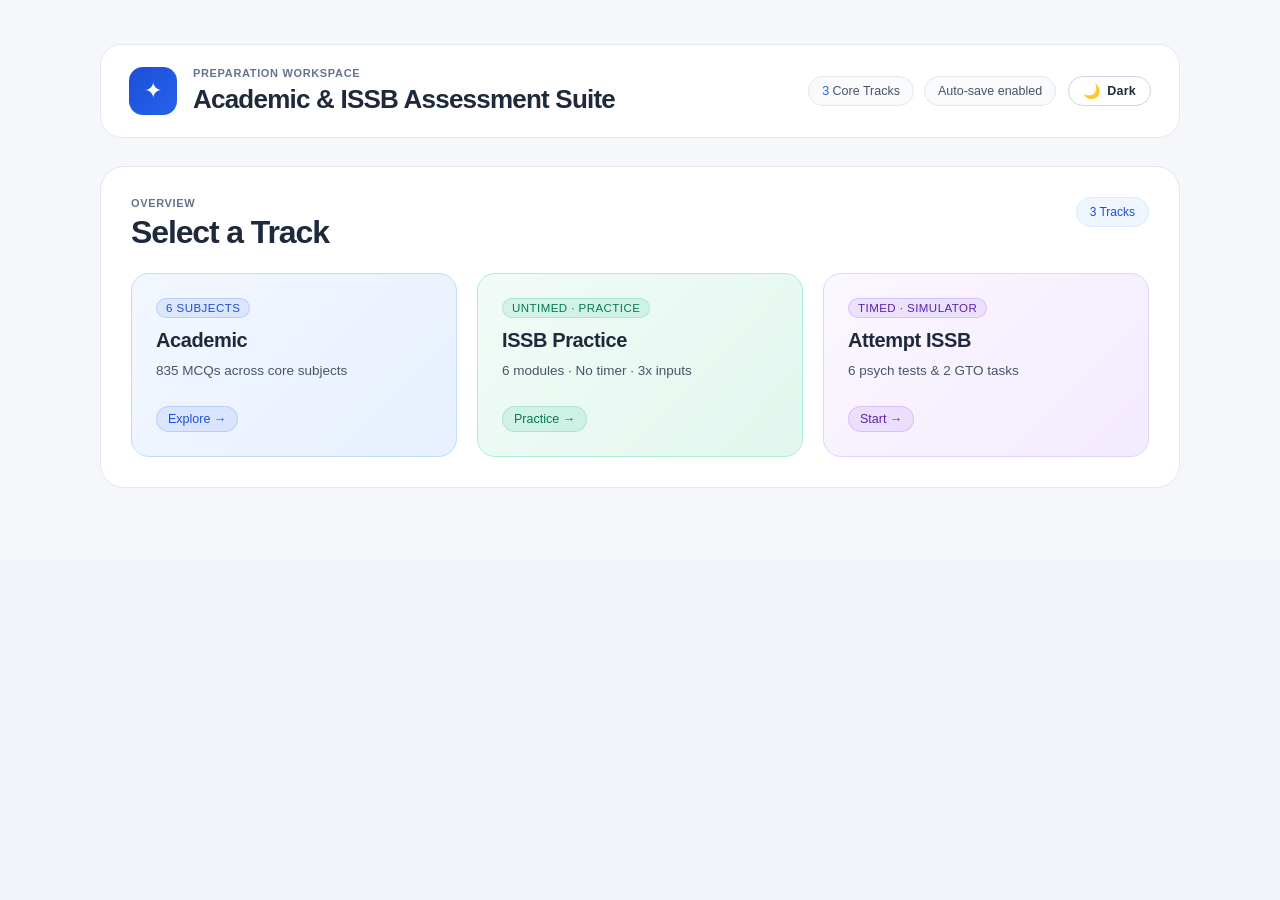
<file: index.html>
<!doctype html>
<html lang="en">
  <head>
    <meta charset="UTF-8" />
    <meta name="viewport" content="width=device-width, initial-scale=1" />
    <meta name="theme-color" content="#f2f2f7" />
    <title>Exam &amp; ISSB Preparation Portal</title>
    <script>
      (function(){try{var t=localStorage.getItem("exam-portal-theme")||(window.matchMedia&&window.matchMedia("(prefers-color-scheme: dark)").matches?"dark":"light");document.documentElement.setAttribute("data-theme",t);}catch(e){}})();
    </script>
    <link rel="stylesheet" href="styles.css" />
    <script src="theme.js" defer></script>
  </head>
  <body class="dashboard-page">
    <main class="dashboard-shell">
      <header class="portal-header">
        <div class="brand">
          <div class="brand-mark" aria-hidden="true">✦</div>
          <div>
            <p class="eyebrow">Preparation Workspace</p>
            <h1 class="portal-title">Academic &amp; ISSB Assessment Suite</h1>
          </div>
        </div>
        <div class="portal-header-actions">
          <div class="portal-stats" id="portal-stats">
            <span class="stat-chip"><strong>3</strong> Core Tracks</span>
            <span class="stat-chip" id="saved-sessions-chip">Auto-save enabled</span>
          </div>
          <button class="theme-toggle-button" id="theme-toggle" type="button" aria-label="Toggle dark theme" title="Toggle dark mode">
            <span class="theme-icon" aria-hidden="true">🌙</span>
            <span class="theme-text">Dark</span>
          </button>
        </div>
      </header>

      <!-- MAIN CLEAN 3-CARD HUB VIEW -->
      <section class="category-card hub-overview-card" id="dashboard-hub-view" aria-label="Main Preparation Categories">
        <div class="category-header">
          <div>
            <p class="eyebrow">Overview</p>
            <h2 class="category-title">Select a Track</h2>
          </div>
          <span class="category-count">3 Tracks</span>
        </div>

        <div class="hub-cards-grid">
          <button class="quiz-tile tile-blue hub-main-card" type="button" data-hub-target="academic">
            <span class="tile-content">
              <span class="tile-tag">6 Subjects</span>
              <strong>Academic</strong>
              <span class="tile-meta">835 MCQs across core subjects</span>
            </span>
            <span class="tile-progress" id="hub-badge-academic">Explore →</span>
          </button>

          <button class="quiz-tile tile-green hub-main-card" type="button" data-hub-target="issb-practice">
            <span class="tile-content">
              <span class="tile-tag">Untimed · Practice</span>
              <strong>ISSB Practice</strong>
              <span class="tile-meta">6 modules · No timer · 3x inputs</span>
            </span>
            <span class="tile-progress" id="hub-badge-practice">Practice →</span>
          </button>

          <button class="quiz-tile tile-purple hub-main-card" type="button" data-hub-target="attempt-issb">
            <span class="tile-content">
              <span class="tile-tag">Timed · Simulator</span>
              <strong>Attempt ISSB</strong>
              <span class="tile-meta">6 psych tests &amp; 2 GTO tasks</span>
            </span>
            <span class="tile-progress" id="hub-badge-attempt">Start →</span>
          </button>
        </div>
      </section>

      <!-- DETAIL VIEW 1: ACADEMIC -->
      <div class="hub-detail-view hidden" id="view-academic" aria-labelledby="academic-title">
        <div class="hub-detail-header">
          <button class="hub-back-button" type="button" data-back-to-hub>← Back to Main Categories</button>
          <span class="hub-breadcrumb">Dashboard / <strong>Academic</strong></span>
        </div>

        <section class="category-card category-academic">
          <div class="category-header">
            <div>
              <p class="eyebrow">Learning collection</p>
              <h2 class="category-title" id="academic-title">Academic</h2>
            </div>
            <span class="category-count">6 subjects</span>
          </div>

          <div class="quiz-grid" aria-label="Academic MCQ sections">
            <a class="quiz-tile tile-blue" href="quiz.html?subject=pakistan" data-academic-key="pakistan" data-total="200">
              <span class="tile-content">
                <span class="tile-tag">MCQs</span>
                <strong>Pakistan Studies</strong>
                <span class="tile-meta">200 questions</span>
              </span>
              <span class="tile-progress" data-progress-badge>Start →</span>
            </a>

            <a class="quiz-tile tile-green" href="quiz.html?subject=geography" data-academic-key="geography" data-total="200">
              <span class="tile-content">
                <span class="tile-tag">MCQs</span>
                <strong>Geography of Pakistan</strong>
                <span class="tile-meta">200 questions</span>
              </span>
              <span class="tile-progress" data-progress-badge>Start →</span>
            </a>

            <a class="quiz-tile tile-orange" href="quiz.html?subject=dailydose" data-academic-key="dailydose" data-total="172">
              <span class="tile-content">
                <span class="tile-tag">MCQs</span>
                <strong>Daily Dose</strong>
                <span class="tile-meta">172 questions</span>
              </span>
              <span class="tile-progress" data-progress-badge>Start →</span>
            </a>

            <a class="quiz-tile tile-purple" href="quiz.html?subject=pastpapers" data-academic-key="pastpapers" data-total="76">
              <span class="tile-content">
                <span class="tile-tag">MCQs</span>
                <strong>Past Papers</strong>
                <span class="tile-meta">76 questions</span>
              </span>
              <span class="tile-progress" data-progress-badge>Start →</span>
            </a>

            <a class="quiz-tile tile-teal" href="quiz.html?subject=motorway" data-academic-key="motorway" data-total="87">
              <span class="tile-content">
                <span class="tile-tag">MCQs</span>
                <strong>Motorway</strong>
                <span class="tile-meta">87 questions</span>
              </span>
              <span class="tile-progress" data-progress-badge>Start →</span>
            </a>

            <a class="quiz-tile tile-slate" href="quiz.html?subject=computer" data-academic-key="computer" data-total="100">
              <span class="tile-content">
                <span class="tile-tag">MCQs</span>
                <strong>Computer</strong>
                <span class="tile-meta">100 questions</span>
              </span>
              <span class="tile-progress" data-progress-badge>Start →</span>
            </a>
          </div>
        </section>
      </div>

      <!-- DETAIL VIEW 2: ISSB PRACTICE (UNTIMED · 3x VARIATIONS) -->
      <div class="hub-detail-view hidden" id="view-issb-practice" aria-labelledby="issb-practice-title">
        <div class="hub-detail-header">
          <button class="hub-back-button" type="button" data-back-to-hub>← Back to Main Categories</button>
          <span class="hub-breadcrumb">Dashboard / <strong>ISSB Practice</strong></span>
        </div>

        <section class="category-card category-issb">
          <div class="category-header">
            <div>
              <p class="eyebrow">Untimed Practice Battery</p>
              <h2 class="category-title" id="issb-practice-title">ISSB Practice</h2>
            </div>
            <span class="category-count">6 modules · Untimed</span>
          </div>

          <div class="quiz-grid" aria-label="ISSB Untimed Practice Modules">
            <a class="quiz-tile tile-blue" href="ISSB/practice.html?test=opi" data-practice-key="opi" data-total="100">
              <span class="tile-content">
                <span class="tile-tag">Untimed</span>
                <strong>OPI Practice</strong>
                <span class="tile-meta">100 statements · 7-point scale</span>
              </span>
              <span class="tile-progress" data-progress-badge>Practice →</span>
            </a>

            <a class="quiz-tile tile-green" href="ISSB/practice.html?test=wat" data-practice-key="wat" data-total="100">
              <span class="tile-content">
                <span class="tile-tag">3x Sentences</span>
                <strong>WAT Practice</strong>
                <span class="tile-meta">100 words · Untimed</span>
              </span>
              <span class="tile-progress" data-progress-badge>Practice →</span>
            </a>

            <a class="quiz-tile tile-orange" href="ISSB/practice.html?test=sct_eng" data-practice-key="sct_eng" data-total="50">
              <span class="tile-content">
                <span class="tile-tag">3x Completions</span>
                <strong>SCT (English)</strong>
                <span class="tile-meta">50 sentences · Untimed</span>
              </span>
              <span class="tile-progress" data-progress-badge>Practice →</span>
            </a>

            <a class="quiz-tile tile-purple" href="ISSB/practice.html?test=sct_urdu" data-practice-key="sct_urdu" data-total="50">
              <span class="tile-content">
                <span class="tile-tag">3x Completions</span>
                <strong>SCT (Urdu / Roman)</strong>
                <span class="tile-meta">50 sentences · Untimed</span>
              </span>
              <span class="tile-progress" data-progress-badge>Practice →</span>
            </a>

            <a class="quiz-tile tile-teal" href="ISSB/practice.html?test=pointer" data-practice-key="pointer" data-total="5">
              <span class="tile-content">
                <span class="tile-tag">3x Story Angles</span>
                <strong>Pointer Stories</strong>
                <span class="tile-meta">5 stories · Untimed</span>
              </span>
              <span class="tile-progress" data-progress-badge>Practice →</span>
            </a>

            <a class="quiz-tile tile-slate" href="ISSB/practice.html?test=srt" data-practice-key="srt" data-total="10">
              <span class="tile-content">
                <span class="tile-tag">3x Action Plans</span>
                <strong>Situation Reaction (SRT)</strong>
                <span class="tile-meta">10 scenarios · Untimed</span>
              </span>
              <span class="tile-progress" data-progress-badge>Practice →</span>
            </a>
          </div>
        </section>
      </div>

      <!-- DETAIL VIEW 3: ATTEMPT ISSB (TIMED SIMULATORS + GTO) -->
      <div class="hub-detail-view hidden" id="view-attempt-issb" aria-labelledby="issb-title">
        <div class="hub-detail-header">
          <button class="hub-back-button" type="button" data-back-to-hub>← Back to Main Categories</button>
          <span class="hub-breadcrumb">Dashboard / <strong>Attempt ISSB</strong></span>
        </div>

        <div class="dashboard-categories">
          <section class="category-card category-issb" aria-labelledby="issb-title">
            <div class="category-header">
              <div>
                <p class="eyebrow">Psychological battery &amp; AI evaluation</p>
                <h2 class="category-title" id="issb-title">ISSB</h2>
              </div>
              <span class="category-count">6 simulators · Timed</span>
            </div>

            <div class="quiz-grid" aria-label="ISSB Psychological Test Simulators">
              <a class="quiz-tile tile-blue" href="ISSB/simulator.html?test=opi" data-issb-key="opi" data-total="100">
                <span class="tile-content">
                  <span class="tile-tag">Personality · 40m</span>
                  <strong>OPI Test</strong>
                  <span class="tile-meta">100 statements · Likert scale</span>
                </span>
                <span class="tile-progress" data-progress-badge>Simulate →</span>
              </a>

              <a class="quiz-tile tile-green" href="ISSB/simulator.html?test=wat" data-issb-key="wat" data-total="100">
                <span class="tile-content">
                  <span class="tile-tag">Association · 10s/word</span>
                  <strong>WAT Simulator</strong>
                  <span class="tile-meta">100 words · Auto-flash timer</span>
                </span>
                <span class="tile-progress" data-progress-badge>Simulate →</span>
              </a>

              <a class="quiz-tile tile-orange" href="ISSB/simulator.html?test=sct_eng" data-issb-key="sct_eng" data-total="50">
                <span class="tile-content">
                  <span class="tile-tag">Completion · 15m</span>
                  <strong>SCT (English)</strong>
                  <span class="tile-meta">50 incomplete sentences</span>
                </span>
                <span class="tile-progress" data-progress-badge>Simulate →</span>
              </a>

              <a class="quiz-tile tile-purple" href="ISSB/simulator.html?test=sct_urdu" data-issb-key="sct_urdu" data-total="50">
                <span class="tile-content">
                  <span class="tile-tag">Completion · 15m</span>
                  <strong>SCT (Urdu / Roman)</strong>
                  <span class="tile-meta">50 incomplete sentences</span>
                </span>
                <span class="tile-progress" data-progress-badge>Simulate →</span>
              </a>

              <a class="quiz-tile tile-teal" href="ISSB/simulator.html?test=pointer" data-issb-key="pointer" data-total="5">
                <span class="tile-content">
                  <span class="tile-tag">Thematic · 3.5m/story</span>
                  <strong>Pointer Stories</strong>
                  <span class="tile-meta">5 story prompts · Full editor</span>
                </span>
                <span class="tile-progress" data-progress-badge>Simulate →</span>
              </a>

              <a class="quiz-tile tile-slate" href="ISSB/simulator.html?test=srt" data-issb-key="srt" data-total="10">
                <span class="tile-content">
                  <span class="tile-tag">Decision · 2m/case</span>
                  <strong>Situation Reaction (SRT)</strong>
                  <span class="tile-meta">10 tactical scenarios</span>
                </span>
                <span class="tile-progress" data-progress-badge>Simulate →</span>
              </a>
            </div>
          </section>

          <section class="category-card category-gto" aria-labelledby="gto-title">
            <div class="category-header">
              <div>
                <p class="eyebrow">Group Testing Officer · Tasks &amp; Speech</p>
                <h2 class="category-title" id="gto-title">GTO</h2>
              </div>
              <span class="category-count">2 modules</span>
            </div>

            <div class="quiz-grid" aria-label="GTO modules">
              <a class="quiz-tile tile-teal" href="ISSB/public-speaking.html" data-gto-key="public_speaking" data-total="7">
                <span class="tile-content">
                  <span class="tile-tag">Lecturette · Audio</span>
                  <strong>Public Speaking</strong>
                  <span class="tile-meta">7 topics · Audio &amp; speech timer</span>
                </span>
                <span class="tile-progress" data-progress-badge>Practice →</span>
              </a>

              <a class="quiz-tile tile-orange" href="ISSB/military-plans.html" data-gto-key="military_planning" data-total="5">
                <span class="tile-content">
                  <span class="tile-tag">Tactical · Model Room</span>
                  <strong>Military Planning</strong>
                  <span class="tile-meta">5 tactical exercises · Answer sheet</span>
                </span>
                <span class="tile-progress" data-progress-badge>Explore →</span>
              </a>
            </div>
          </section>
        </div>
      </div>
    </main>

    <script>
      (function initHubDashboard() {
        const hubView = document.getElementById("dashboard-hub-view");
        const detailViews = {
          academic: document.getElementById("view-academic"),
          "issb-practice": document.getElementById("view-issb-practice"),
          "attempt-issb": document.getElementById("view-attempt-issb"),
        };

        function showSection(sectionKey, updateHash = true) {
          const valid = Boolean(sectionKey && detailViews[sectionKey]);
          hubView.classList.toggle("hidden", valid);
          Object.entries(detailViews).forEach(([key, el]) => {
            if (el) el.classList.toggle("hidden", key !== sectionKey);
          });

          if (updateHash) {
            if (valid) {
              history.replaceState(null, "", `#${sectionKey}`);
            } else {
              history.replaceState(null, "", window.location.pathname + window.location.search);
            }
          }
          window.scrollTo({ top: 0, behavior: "smooth" });
        }

        function syncFromHash() {
          const hash = (window.location.hash || "").replace(/^#/, "");
          if (detailViews[hash]) {
            showSection(hash, false);
          } else {
            showSection(null, false);
          }
        }

        document.querySelectorAll("[data-hub-target]").forEach((btn) => {
          btn.addEventListener("click", () => {
            showSection(btn.getAttribute("data-hub-target"), true);
          });
        });

        document.querySelectorAll("[data-back-to-hub]").forEach((btn) => {
          btn.addEventListener("click", () => {
            showSection(null, true);
          });
        });

        window.addEventListener("hashchange", syncFromHash);
        syncFromHash();
      })();

      (function updateDashboardProgress() {
        let activeSessions = 0;
        let academicActive = 0;
        let practiceActive = 0;
        let attemptActive = 0;

        // Migrate legacy OPI storage if present
        try {
          const legacyOpi = localStorage.getItem("issb-opi-practice-v1");
          if (legacyOpi && !localStorage.getItem("issb-sim-v2-opi")) {
            const parsed = JSON.parse(legacyOpi);
            if (parsed && Array.isArray(parsed.answers)) {
              localStorage.setItem(
                "issb-sim-v2-opi",
                JSON.stringify({
                  currentIndex: parsed.currentIndex || 0,
                  answers: parsed.answers,
                  timeSpent: [],
                  elapsedSeconds: parsed.elapsedSeconds || 0,
                  completed: Boolean(parsed.completed),
                  savedAt: parsed.savedAt || new Date().toISOString(),
                })
              );
            }
          }
        } catch (_) {}

        // Update Timed ISSB cards
        document.querySelectorAll("[data-issb-key]").forEach((tile) => {
          const key = tile.getAttribute("data-issb-key");
          const total = Number(tile.getAttribute("data-total")) || 0;
          const badge = tile.querySelector("[data-progress-badge]");
          try {
            const saved = JSON.parse(localStorage.getItem(`issb-sim-v2-${key}`) || "null");
            if (saved && Array.isArray(saved.answers)) {
              const answered = saved.answers.filter((a) => a !== null && a !== undefined && String(a).trim() !== "").length;
              if (answered > 0) {
                activeSessions += 1;
                attemptActive += 1;
                const pct = total ? Math.round((answered / total) * 100) : 0;
                badge.textContent = saved.completed ? `✓ Done (${answered}/${total})` : `${answered}/${total} saved (${pct}%)`;
                badge.classList.add("has-progress");
              }
            }
          } catch (_) {}
        });

        // Update Untimed 3x ISSB Practice cards
        document.querySelectorAll("[data-practice-key]").forEach((tile) => {
          const key = tile.getAttribute("data-practice-key");
          const total = Number(tile.getAttribute("data-total")) || 0;
          const badge = tile.querySelector("[data-progress-badge]");
          try {
            const saved = JSON.parse(localStorage.getItem(`issb-practice-v1-${key}`) || "null");
            if (saved && Array.isArray(saved.answers)) {
              let practicedCount = 0;
              let totalVariations = 0;
              saved.answers.forEach((entry) => {
                if (!entry) return;
                if (typeof entry === "object" && !Array.isArray(entry)) {
                  const filled = Array.isArray(entry.variations)
                    ? entry.variations.filter((v) => String(v || "").trim() !== "").length
                    : 0;
                  totalVariations += filled;
                  if (filled > 0 || (key === "opi" && entry.rating !== null && entry.rating !== undefined)) {
                    practicedCount += 1;
                  }
                } else if (String(entry).trim() !== "") {
                  practicedCount += 1;
                  totalVariations += 1;
                }
              });
              if (practicedCount > 0) {
                activeSessions += 1;
                practiceActive += 1;
                const pct = total ? Math.round((practicedCount / total) * 100) : 0;
                badge.textContent =
                  key === "opi"
                    ? `${practicedCount}/${total} saved (${pct}%)`
                    : `${practicedCount}/${total} (${totalVariations} vars)`;
                badge.classList.add("has-progress");
              }
            }
          } catch (_) {}
        });

        // Update Academic cards
        try {
          const academicSaved = JSON.parse(localStorage.getItem("academic-quiz-progress-v1") || "null");
          if (academicSaved && academicSaved.answers) {
            document.querySelectorAll("[data-academic-key]").forEach((tile) => {
              const key = tile.getAttribute("data-academic-key");
              const total = Number(tile.getAttribute("data-total")) || 0;
              const badge = tile.querySelector("[data-progress-badge]");
              const subjAnswers = academicSaved.answers[key];
              if (Array.isArray(subjAnswers)) {
                const answered = subjAnswers.filter(Boolean).length;
                if (answered > 0) {
                  activeSessions += 1;
                  academicActive += 1;
                  const pct = total ? Math.round((answered / total) * 100) : 0;
                  badge.textContent = answered >= total ? `✓ Done (${answered}/${total})` : `${answered}/${total} saved (${pct}%)`;
                  badge.classList.add("has-progress");
                }
              }
            });
          }
        } catch (_) {}

        // Update GTO cards
        try {
          const gtoSaved = JSON.parse(localStorage.getItem("gto-public-speaking-v1") || "null");
          if (gtoSaved && gtoSaved.practiced) {
            const tile = document.querySelector('[data-gto-key="public_speaking"]');
            if (tile) {
              const total = Number(tile.getAttribute("data-total")) || 7;
              const badge = tile.querySelector("[data-progress-badge]");
              const done = Object.values(gtoSaved.practiced).filter(Boolean).length;
              if (done > 0 && badge) {
                activeSessions += 1;
                attemptActive += 1;
                const pct = total ? Math.round((done / total) * 100) : 0;
                badge.textContent = done >= total ? `✓ Done (${done}/${total})` : `${done}/${total} practiced (${pct}%)`;
                badge.classList.add("has-progress");
              }
            }
          }
        } catch (_) {}

        try {
          const mpSaved = JSON.parse(localStorage.getItem("gto-military-planning-v2") || "null");
          if (mpSaved && mpSaved.plansData) {
            const tile = document.querySelector('[data-gto-key="military_planning"]');
            const badge = tile?.querySelector("[data-progress-badge]");
            const drafted = Object.values(mpSaved.plansData).filter(
              (entry) =>
                entry &&
                ((entry.aim || "").trim() !== "" ||
                  (Array.isArray(entry.rows) && entry.rows.some((r) => (r.actions || "").trim() !== "")))
            ).length;
            if (drafted > 0 && badge) {
              activeSessions += 1;
              attemptActive += 1;
              badge.textContent = `${drafted}/5 drafted`;
              badge.classList.add("has-progress");
            }
          }
        } catch (_) {}

        // Update main 3 hub card badges
        const hubAcademic = document.getElementById("hub-badge-academic");
        const hubPractice = document.getElementById("hub-badge-practice");
        const hubAttempt = document.getElementById("hub-badge-attempt");
        if (hubAcademic && academicActive > 0) {
          hubAcademic.textContent = `${academicActive}/6 active →`;
          hubAcademic.classList.add("has-progress");
        }
        if (hubPractice && practiceActive > 0) {
          hubPractice.textContent = `${practiceActive}/6 in progress →`;
          hubPractice.classList.add("has-progress");
        }
        if (hubAttempt && attemptActive > 0) {
          hubAttempt.textContent = `${attemptActive}/8 active →`;
          hubAttempt.classList.add("has-progress");
        }

        const chip = document.getElementById("saved-sessions-chip");
        if (chip && activeSessions > 0) {
          chip.innerHTML = `<strong>${activeSessions}</strong> active session${activeSessions === 1 ? "" : "s"} saved`;
        }
      })();
    </script>
  </body>
</html>
</file>
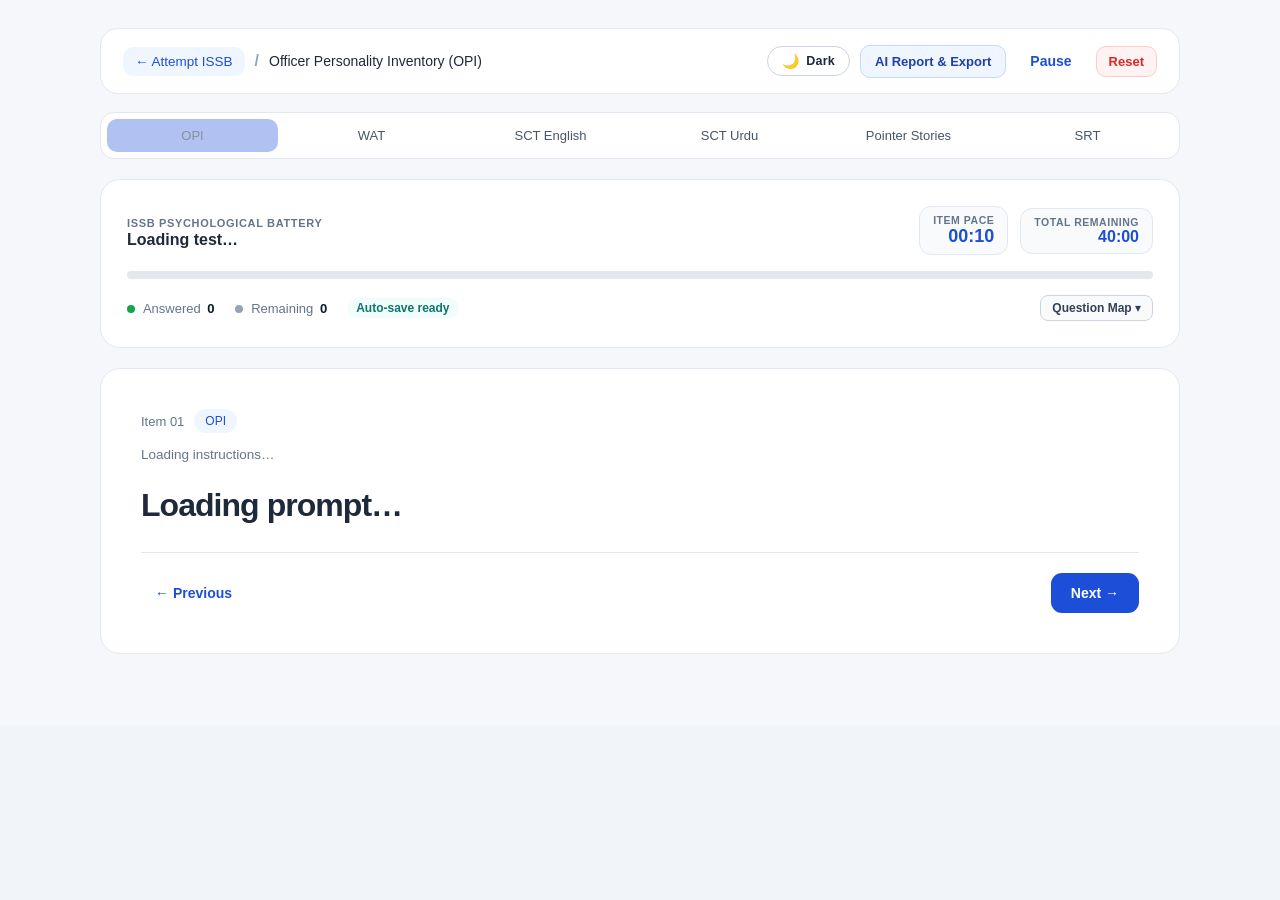
<file: ISSB/index.html>
<!doctype html>
<html lang="en">
  <head>
    <meta charset="UTF-8" />
    <meta http-equiv="refresh" content="0; url=simulator.html?test=opi" />
    <title>ISSB Psychological Simulators</title>
  </head>
  <body>
    <p>Redirecting to <a href="simulator.html?test=opi">ISSB Simulator</a>…</p>
  </body>
</html>
</file>
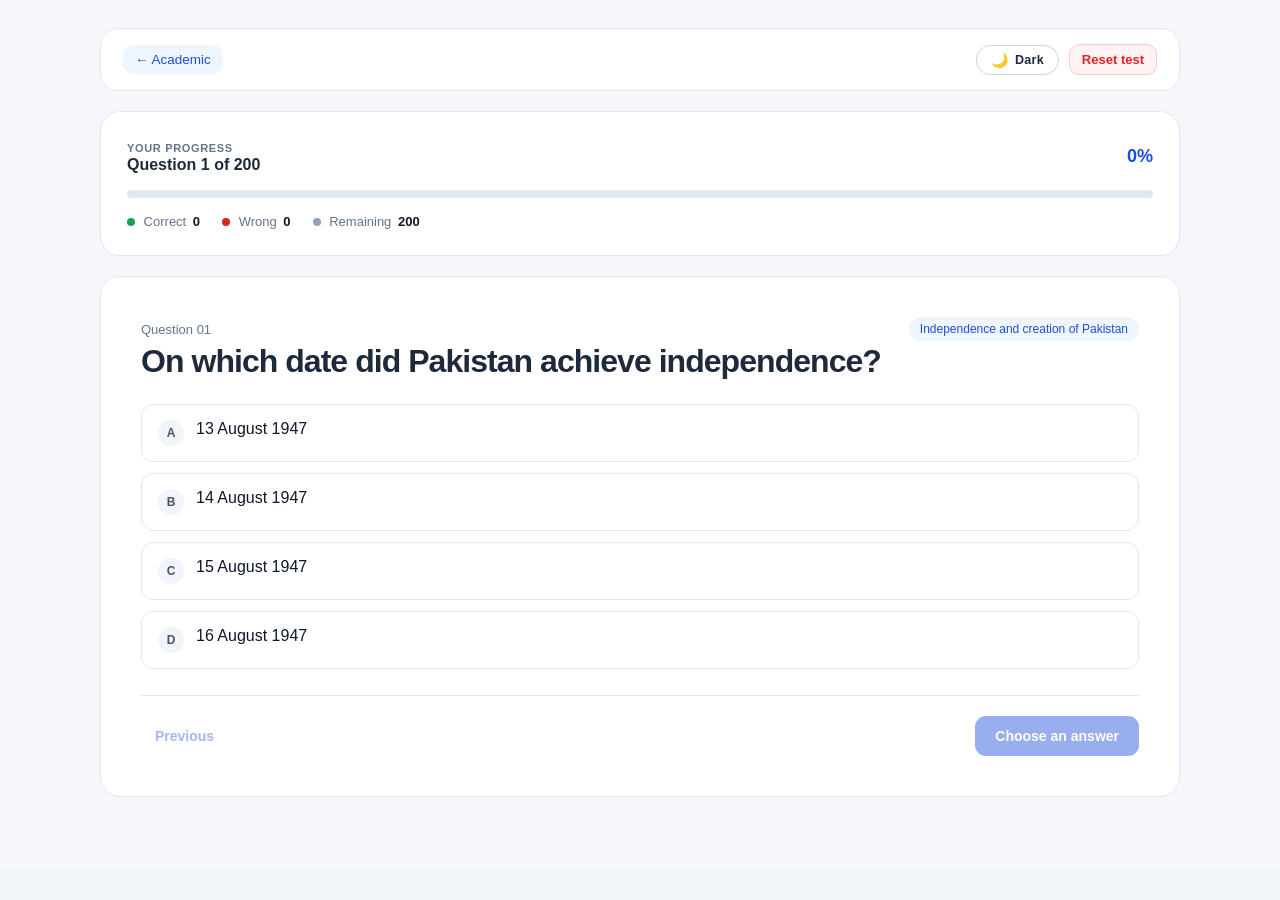
<file: quiz.html>
<!doctype html>
<html lang="en">
  <head>
    <meta charset="UTF-8" />
    <meta name="viewport" content="width=device-width, initial-scale=1" />
    <meta name="theme-color" content="#f4f7fb" />
    <title>MCQs Practice</title>
    <script>
      (function(){try{var t=localStorage.getItem("exam-portal-theme")||(window.matchMedia&&window.matchMedia("(prefers-color-scheme: dark)").matches?"dark":"light");document.documentElement.setAttribute("data-theme",t);}catch(e){}})();
    </script>
    <link rel="stylesheet" href="styles.css" />
    <script src="theme.js" defer></script>
  </head>
  <body class="quiz-page">
    <main class="app-shell">
      <header class="topbar">
        <a class="back-link" href="index.html#academic" aria-label="Back to Academic subjects">← Academic</a>
        <div class="topbar-actions">
          <button class="theme-toggle-button" id="theme-toggle" type="button" aria-label="Toggle dark theme" title="Toggle dark mode">
            <span class="theme-icon" aria-hidden="true">🌙</span>
            <span class="theme-text">Dark</span>
          </button>
          <button class="reset-button" id="reset-button" type="button">Reset test</button>
        </div>
      </header>

      <section class="progress-card" aria-label="Test progress">
        <div class="progress-head">
          <div>
            <span class="muted-label">Your progress</span>
            <strong id="progress-label">Question 1 of 200</strong>
          </div>
          <span class="progress-percent" id="progress-percent">0%</span>
        </div>
        <div class="progress-track"><div class="progress-fill" id="progress-fill"></div></div>
        <div class="score-row">
          <span><i class="dot dot-correct"></i> Correct <strong id="correct-count">0</strong></span>
          <span><i class="dot dot-wrong"></i> Wrong <strong id="wrong-count">0</strong></span>
          <span><i class="dot dot-pending"></i> Remaining <strong id="remaining-count">200</strong></span>
        </div>
      </section>

      <section class="question-card" id="question-card">
        <div class="question-meta">
          <span class="question-number" id="question-number">Question 01</span>
          <span class="topic-pill" id="topic-pill">Pakistan Studies</span>
        </div>
        <h2 id="question-text">Loading your questions…</h2>
        <div class="options" id="options" role="group" aria-label="Answer choices"></div>
        <div class="feedback" id="feedback" aria-live="polite"></div>
        <div class="action-row">
          <button class="secondary-button" id="previous-button" type="button">Previous</button>
          <button class="primary-button" id="next-button" type="button" disabled>Choose an answer</button>
        </div>
      </section>

      <section class="complete-card hidden" id="complete-card">
        <div class="complete-icon">✓</div>
        <p class="eyebrow">Test complete</p>
        <h2>Nice work. You finished the test.</h2>
        <p class="completion-summary" id="completion-summary"></p>
        <button class="primary-button" id="restart-button" type="button">Try again</button>
      </section>
      <p class="loading-error hidden" id="loading-error">Questions could not be loaded. Please try again.</p>
    </main>
    <script src="app.js"></script>
  </body>
</html>
</file>
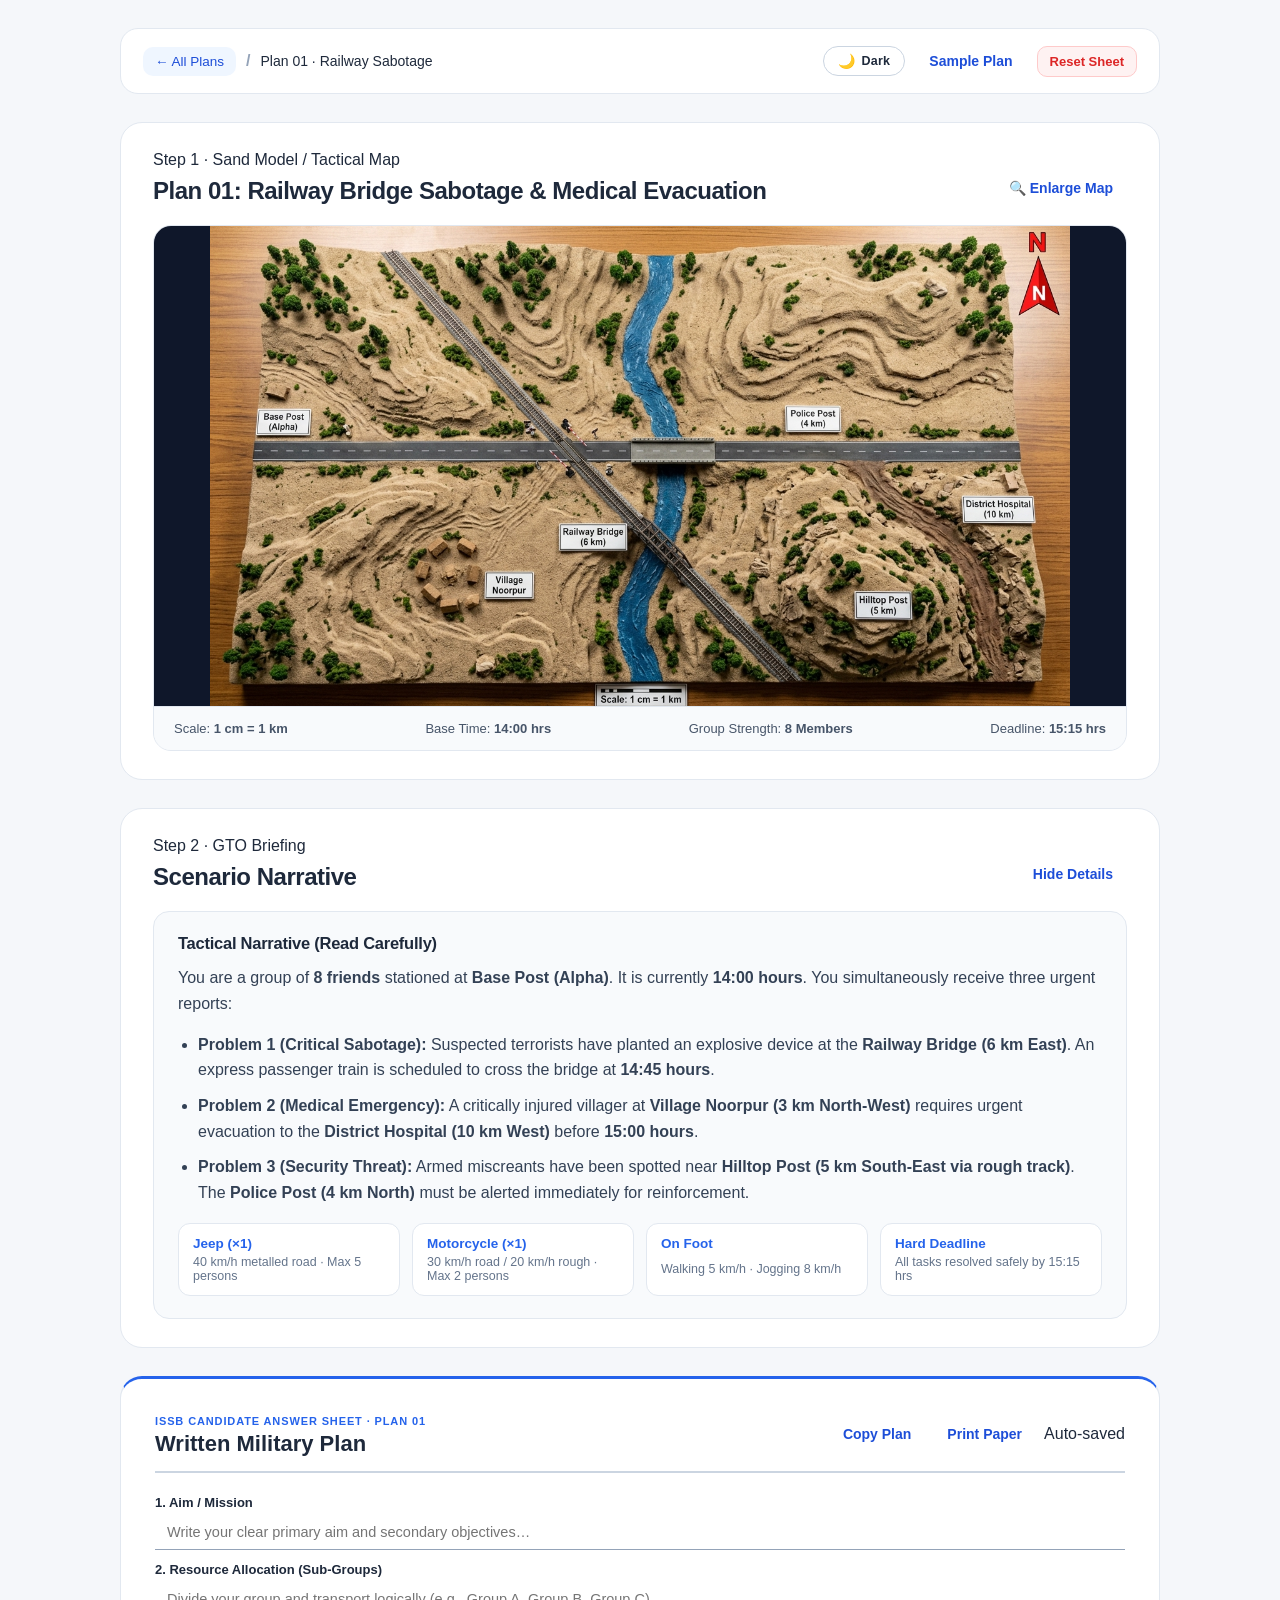
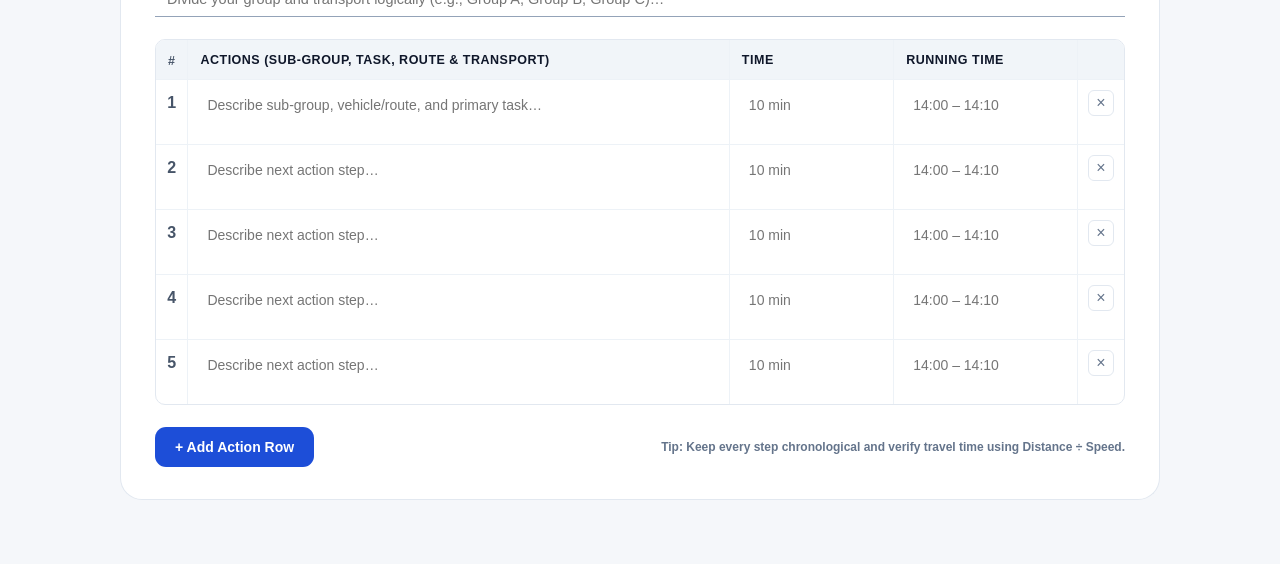
<file: ISSB/military-planning.html>
<!doctype html>
<html lang="en">
  <head>
    <meta charset="UTF-8" />
    <meta name="viewport" content="width=device-width, initial-scale=1" />
    <meta name="theme-color" content="#f4f7fb" />
    <title>GTO Military Planning — ISSB Group Planning Task</title>
    <script>
      (function(){try{var t=localStorage.getItem("exam-portal-theme")||(window.matchMedia&&window.matchMedia("(prefers-color-scheme: dark)").matches?"dark":"light");document.documentElement.setAttribute("data-theme",t);}catch(e){}})();
    </script>
    <link rel="stylesheet" href="../styles.css" />
    <script src="../theme.js" defer></script>
    <script src="military-planning.js" defer></script>
  </head>
  <body class="quiz-page issb-simulator-page mp-page">
    <main class="app-shell issb-shell mp-shell">
      <header class="topbar issb-topbar">
        <div class="topbar-left">
          <a class="back-link" href="military-plans.html">← All Plans</a>
          <span class="topbar-divider" aria-hidden="true">/</span>
          <span class="topbar-badge" id="mp-topbar-badge">GTO · Military Planning</span>
        </div>

        <div class="issb-actions">
          <button class="theme-toggle-button" id="theme-toggle" type="button" aria-label="Toggle dark theme" title="Toggle dark mode">
            <span class="theme-icon" aria-hidden="true">🌙</span>
            <span class="theme-text">Dark</span>
          </button>
          <button class="secondary-button" id="mp-sample-btn" type="button">Sample Plan</button>
          <button class="reset-button" id="mp-reset-btn" type="button">Reset Sheet</button>
        </div>
      </header>

      <!-- 1. MODEL IMAGE / TACTICAL MAP -->
      <section class="quiz-card mp-card" aria-labelledby="mp-model-heading">
        <div class="mp-section-head">
          <div>
            <span class="test-pill">Step 1 · Sand Model / Tactical Map</span>
            <h1 class="mp-section-title" id="mp-model-heading">Operation Model Overview</h1>
          </div>
          <button class="secondary-button" id="mp-zoom-btn" type="button">🔍 Enlarge Map</button>
        </div>

        <div class="mp-model-frame" id="mp-model-frame">
          <div id="mp-model-visual" class="mp-model-visual">
            <!-- Image or crisp tactical SVG rendered by JS -->
          </div>
          <div class="mp-model-caption" id="mp-model-caption">
            <!-- Scale, Base Time, Group Strength -->
          </div>
        </div>
      </section>

      <!-- 2. ISSB INSTRUCTIONS & SCENARIO BRIEFING -->
      <section class="quiz-card mp-card" aria-labelledby="mp-inst-heading">
        <div class="mp-section-head">
          <div>
            <span class="test-pill">Step 2 · GTO Briefing</span>
            <h2 class="mp-section-title" id="mp-inst-heading">Scenario Narrative</h2>
          </div>
          <button class="secondary-button" id="mp-toggle-inst-btn" type="button">Hide Details</button>
        </div>

        <div class="mp-instructions-body" id="mp-instructions-body">
          <div class="mp-narrative-box" id="mp-narrative-box">
            <!-- Scenario details rendered by JS -->
          </div>
        </div>
      </section>

      <!-- 3. ACTUAL ISSB PAPER ANSWER SHEET -->
      <section class="mp-paper-sheet" aria-labelledby="mp-paper-heading">
        <div class="mp-paper-header">
          <div>
            <span class="mp-paper-stamp" id="mp-paper-stamp">ISSB CANDIDATE ANSWER SHEET · PLAN 01</span>
            <h2 class="mp-paper-title" id="mp-paper-heading">Written Military Plan</h2>
          </div>
          <div class="mp-paper-actions">
            <button class="secondary-button" id="mp-copy-btn" type="button">Copy Plan</button>
            <button class="secondary-button" id="mp-print-btn" type="button">Print Paper</button>
            <span class="save-indicator" id="mp-save-status">Auto-saved</span>
          </div>
        </div>

        <div class="mp-paper-meta-fields">
          <div class="mp-field-group">
            <label for="mp-aim-input">1. Aim / Mission</label>
            <input
              type="text"
              id="mp-aim-input"
              class="mp-line-input"
              placeholder="Write your clear primary aim and secondary objectives…"
            />
          </div>
          <div class="mp-field-group">
            <label for="mp-resources-input">2. Resource Allocation (Sub-Groups)</label>
            <input
              type="text"
              id="mp-resources-input"
              class="mp-line-input"
              placeholder="Divide your group and transport logically (e.g., Group A, Group B, Group C)…"
            />
          </div>
        </div>

        <div class="mp-table-wrap">
          <table class="mp-plan-table" id="mp-plan-table">
            <thead>
              <tr>
                <th class="col-step">#</th>
                <th class="col-actions">Actions (Sub-Group, Task, Route &amp; Transport)</th>
                <th class="col-time">Time</th>
                <th class="col-running">Running Time</th>
                <th class="col-del" aria-label="Remove row"></th>
              </tr>
            </thead>
            <tbody id="mp-table-body">
              <!-- Rows rendered by JS -->
            </tbody>
          </table>
        </div>

        <div class="mp-paper-footer">
          <button class="primary-button" id="mp-add-row-btn" type="button">+ Add Action Row</button>
          <span class="muted-small">Tip: Keep every step chronological and verify travel time using Distance ÷ Speed.</span>
        </div>

        <!-- Sample Solution Drawer -->
        <div class="mp-sample-box hidden" id="mp-sample-box">
          <div class="mp-sample-head">
            <h3>Reference ISSB Model Solution</h3>
            <button class="secondary-button" id="mp-close-sample-btn" type="button">Close</button>
          </div>
          <p class="muted-small" style="margin-bottom: 12px;">
            One logical way to solve this model within the time limits using parallel sub-groups:
          </p>
          <div class="mp-table-wrap">
            <table class="mp-plan-table mp-sample-table">
              <thead>
                <tr>
                  <th class="col-step">#</th>
                  <th class="col-actions">Actions</th>
                  <th class="col-time">Time</th>
                  <th class="col-running">Running Time</th>
                </tr>
              </thead>
              <tbody id="mp-sample-body">
                <!-- Populated by JS per active plan -->
              </tbody>
            </table>
          </div>
        </div>
      </section>
    </main>

    <!-- Fullscreen Map Modal -->
    <div class="mp-modal hidden" id="mp-zoom-modal" role="dialog" aria-modal="true" aria-label="Enlarged Tactical Sand Model">
      <div class="mp-modal-content">
        <button class="mp-modal-close" id="mp-zoom-close" type="button" aria-label="Close map">✕</button>
        <div id="mp-modal-visual" class="mp-modal-visual"></div>
      </div>
    </div>
  </body>
</html>
</file>
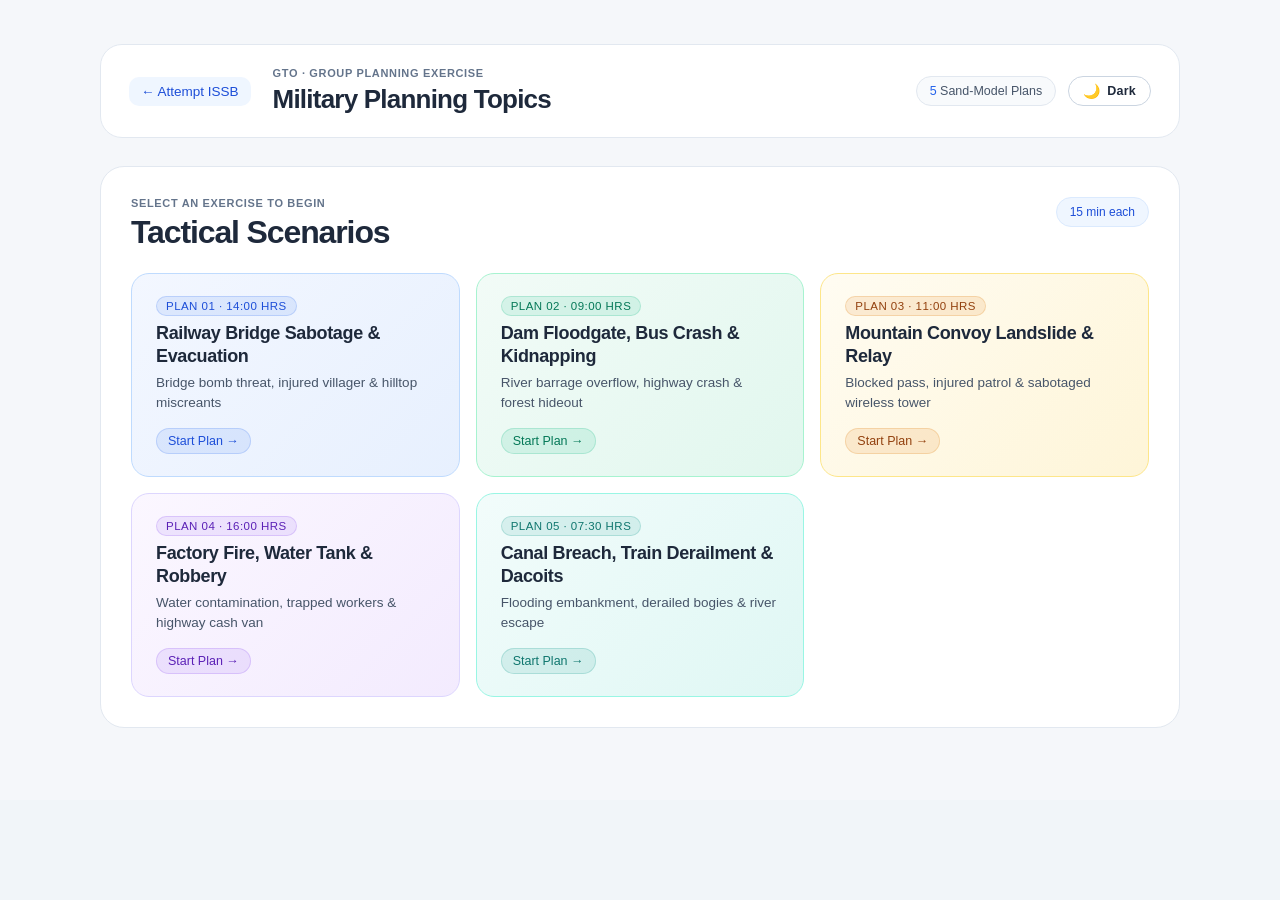
<file: ISSB/military-plans.html>
<!doctype html>
<html lang="en">
  <head>
    <meta charset="UTF-8" />
    <meta name="viewport" content="width=device-width, initial-scale=1" />
    <meta name="theme-color" content="#f4f7fb" />
    <title>GTO Military Planning — All Exercises</title>
    <script>
      (function(){try{var t=localStorage.getItem("exam-portal-theme")||(window.matchMedia&&window.matchMedia("(prefers-color-scheme: dark)").matches?"dark":"light");document.documentElement.setAttribute("data-theme",t);}catch(e){}})();
    </script>
    <link rel="stylesheet" href="../styles.css" />
    <script src="../theme.js" defer></script>
  </head>
  <body class="dashboard-page">
    <main class="dashboard-shell">
      <header class="portal-header">
        <div class="brand">
          <a class="back-link" href="../index.html#attempt-issb" style="margin-right: 6px;">← Attempt ISSB</a>
          <div>
            <p class="eyebrow">GTO · Group Planning Exercise</p>
            <h1 class="portal-title">Military Planning Topics</h1>
          </div>
        </div>
        <div class="portal-header-actions">
          <div class="portal-stats">
            <span class="stat-chip"><strong>5</strong> Sand-Model Plans</span>
          </div>
          <button class="theme-toggle-button" id="theme-toggle" type="button" aria-label="Toggle dark theme" title="Toggle dark mode">
            <span class="theme-icon" aria-hidden="true">🌙</span>
            <span class="theme-text">Dark</span>
          </button>
        </div>
      </header>

      <section class="category-card category-gto" aria-labelledby="mp-list-title">
        <div class="category-header">
          <div>
            <p class="eyebrow">Select an exercise to begin</p>
            <h2 class="category-title" id="mp-list-title">Tactical Scenarios</h2>
          </div>
          <span class="category-count">15 min each</span>
        </div>

        <div class="quiz-grid" aria-label="Military Planning Exercises">
          <a class="quiz-tile tile-blue" href="military-planning.html?plan=plan-1" data-mp-key="plan-1">
            <span class="tile-content">
              <span class="tile-tag">Plan 01 · 14:00 hrs</span>
              <strong>Railway Bridge Sabotage &amp; Evacuation</strong>
              <span class="tile-meta">Bridge bomb threat, injured villager &amp; hilltop miscreants</span>
            </span>
            <span class="tile-progress" data-mp-badge>Start Plan →</span>
          </a>

          <a class="quiz-tile tile-green" href="military-planning.html?plan=plan-2" data-mp-key="plan-2">
            <span class="tile-content">
              <span class="tile-tag">Plan 02 · 09:00 hrs</span>
              <strong>Dam Floodgate, Bus Crash &amp; Kidnapping</strong>
              <span class="tile-meta">River barrage overflow, highway crash &amp; forest hideout</span>
            </span>
            <span class="tile-progress" data-mp-badge>Start Plan →</span>
          </a>

          <a class="quiz-tile tile-orange" href="military-planning.html?plan=plan-3" data-mp-key="plan-3">
            <span class="tile-content">
              <span class="tile-tag">Plan 03 · 11:00 hrs</span>
              <strong>Mountain Convoy Landslide &amp; Relay</strong>
              <span class="tile-meta">Blocked pass, injured patrol &amp; sabotaged wireless tower</span>
            </span>
            <span class="tile-progress" data-mp-badge>Start Plan →</span>
          </a>

          <a class="quiz-tile tile-purple" href="military-planning.html?plan=plan-4" data-mp-key="plan-4">
            <span class="tile-content">
              <span class="tile-tag">Plan 04 · 16:00 hrs</span>
              <strong>Factory Fire, Water Tank &amp; Robbery</strong>
              <span class="tile-meta">Water contamination, trapped workers &amp; highway cash van</span>
            </span>
            <span class="tile-progress" data-mp-badge>Start Plan →</span>
          </a>

          <a class="quiz-tile tile-teal" href="military-planning.html?plan=plan-5" data-mp-key="plan-5">
            <span class="tile-content">
              <span class="tile-tag">Plan 05 · 07:30 hrs</span>
              <strong>Canal Breach, Train Derailment &amp; Dacoits</strong>
              <span class="tile-meta">Flooding embankment, derailed bogies &amp; river escape</span>
            </span>
            <span class="tile-progress" data-mp-badge>Start Plan →</span>
          </a>
        </div>
      </section>
    </main>

    <script>
      (function updateMilitaryPlanProgress() {
        try {
          const saved = JSON.parse(localStorage.getItem("gto-military-planning-v2") || "null");
          if (!saved || !saved.plansData) return;

          document.querySelectorAll("[data-mp-key]").forEach((tile) => {
            const key = tile.getAttribute("data-mp-key");
            const badge = tile.querySelector("[data-mp-badge]");
            const entry = saved.plansData[key];
            if (!entry || !badge) return;

            const filledRows = Array.isArray(entry.rows)
              ? entry.rows.filter((r) => (r.actions || "").trim() !== "").length
              : 0;
            const hasAim = Boolean((entry.aim || "").trim());

            if (filledRows > 0 || hasAim) {
              badge.textContent = filledRows > 0 ? `${filledRows} step${filledRows === 1 ? "" : "s"} drafted` : "Draft saved";
              badge.classList.add("has-progress");
            }
          });
        } catch (_) {}
      })();
    </script>
  </body>
</html>
</file>
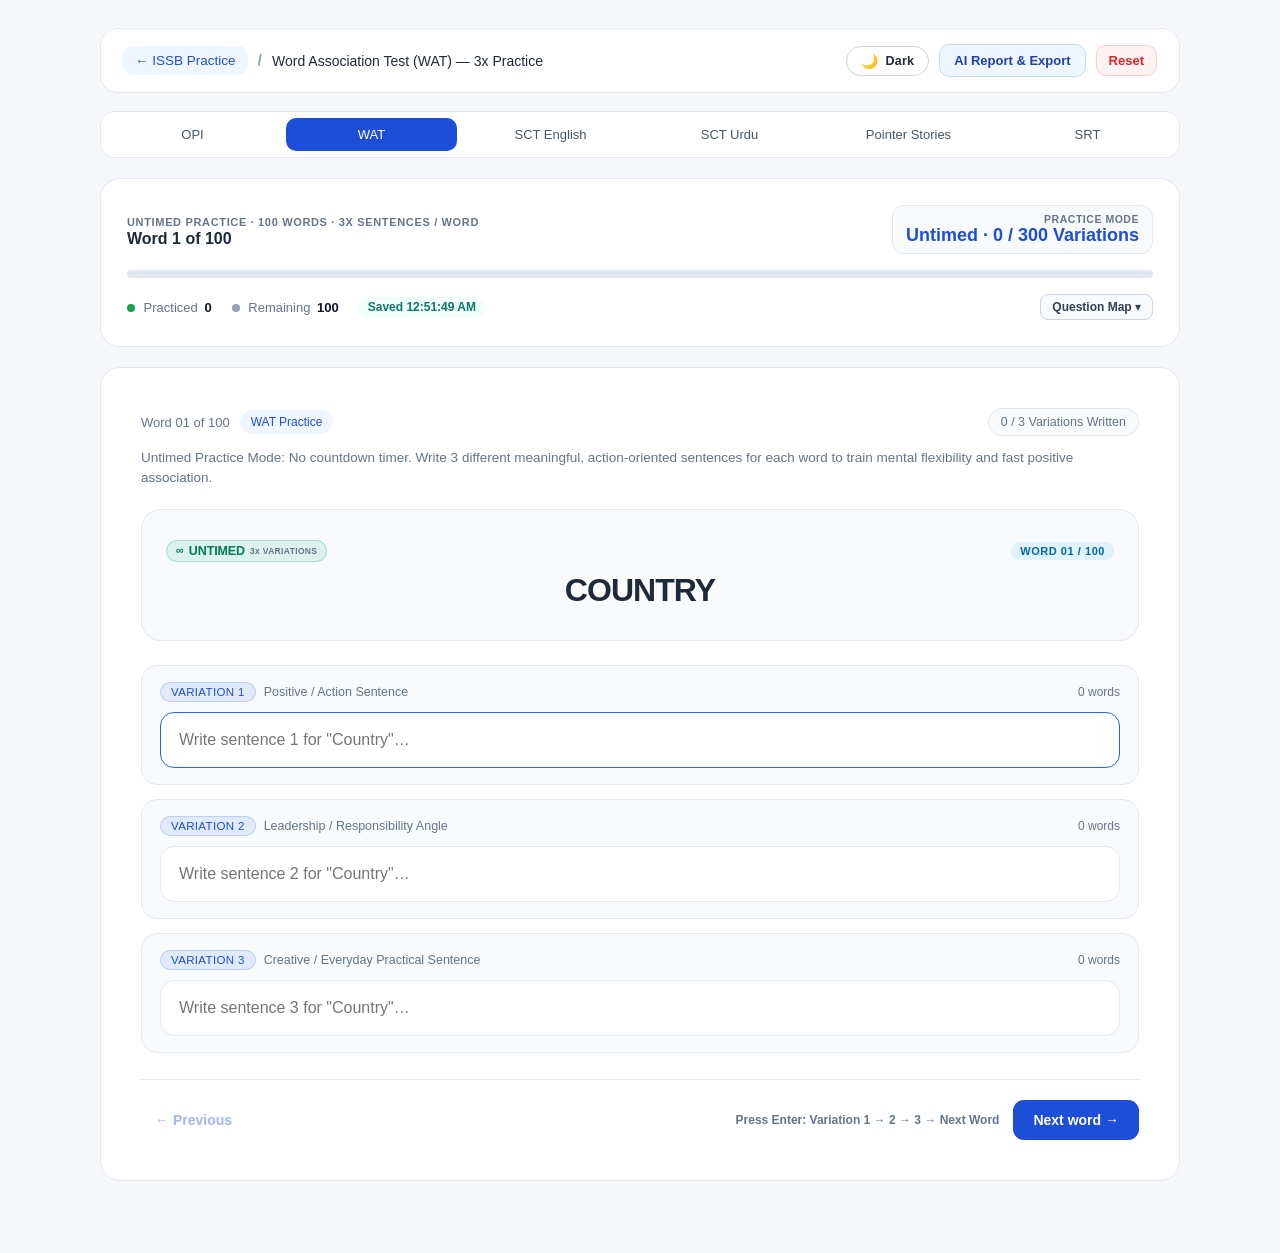
<file: ISSB/practice.html>
<!doctype html>
<html lang="en">
  <head>
    <meta charset="UTF-8" />
    <meta name="viewport" content="width=device-width, initial-scale=1" />
    <meta name="theme-color" content="#f2f2f7" />
    <title>ISSB Practice Mode — Untimed 3x Variations</title>
    <script>
      (function(){try{var t=localStorage.getItem("exam-portal-theme")||(window.matchMedia&&window.matchMedia("(prefers-color-scheme: dark)").matches?"dark":"light");document.documentElement.setAttribute("data-theme",t);}catch(e){}})();
    </script>
    <link rel="stylesheet" href="../styles.css" />
    <script src="../theme.js" defer></script>
  </head>
  <body class="quiz-page issb-simulator-page issb-practice-page">
    <main class="app-shell issb-shell">
      <header class="topbar issb-topbar">
        <div class="topbar-left">
          <a class="back-link" href="../index.html#issb-practice">← ISSB Practice</a>
          <span class="topbar-divider" aria-hidden="true">/</span>
          <span class="topbar-badge" id="active-test-short">ISSB Practice</span>
        </div>

        <div class="issb-actions">
          <button class="theme-toggle-button" id="theme-toggle" type="button" aria-label="Toggle dark theme" title="Toggle dark mode">
            <span class="theme-icon" aria-hidden="true">🌙</span>
            <span class="theme-text">Dark</span>
          </button>
          <button class="report-trigger-button" id="toggle-report-button" type="button">
            AI Report &amp; Export
          </button>
          <button class="reset-button" id="reset-button" type="button">Reset</button>
        </div>
      </header>

      <nav class="test-switcher" aria-label="Switch ISSB Practice Module">
        <button class="test-tab" data-test="opi" type="button">OPI</button>
        <button class="test-tab" data-test="wat" type="button">WAT</button>
        <button class="test-tab" data-test="sct_eng" type="button">SCT English</button>
        <button class="test-tab" data-test="sct_urdu" type="button">SCT Urdu</button>
        <button class="test-tab" data-test="pointer" type="button">Pointer Stories</button>
        <button class="test-tab" data-test="srt" type="button">SRT</button>
      </nav>

      <section class="progress-card issb-progress-card" aria-label="Practice progress">
        <div class="progress-head">
          <div>
            <span class="muted-label" id="test-category-label">ISSB Practice · Untimed 3x Variations</span>
            <strong id="progress-label">Loading test…</strong>
          </div>
          <div class="timer-group">
            <div class="item-timer-pill practice-mode-pill" title="Untimed 3-Variation Practice">
              <span class="timer-caption">Practice Mode</span>
              <strong id="variations-count-pill">No Timer · 3x Inputs</strong>
            </div>
          </div>
        </div>

        <div class="progress-track">
          <div class="progress-fill" id="progress-fill"></div>
        </div>

        <div class="score-row issb-score-row">
          <div class="score-stats">
            <span><i class="dot dot-correct"></i> Practiced <strong id="answered-count">0</strong></span>
            <span><i class="dot dot-pending"></i> Remaining <strong id="remaining-count">0</strong></span>
            <span class="save-pill" id="save-status">Auto-save ready</span>
          </div>
          <button class="map-toggle-button" id="map-toggle-button" type="button">
            Question Map ▾
          </button>
        </div>

        <div class="question-map hidden" id="question-map" aria-label="Question navigator"></div>
      </section>

      <section class="question-card issb-question-card" id="simulator-card">
        <div class="question-meta">
          <div class="meta-left">
            <span class="question-number" id="item-number">Item 01</span>
            <span class="topic-pill" id="test-pill">OPI Practice</span>
          </div>
          <div class="simulator-mode-controls" id="mode-controls"></div>
        </div>

        <p class="source-note" id="test-instruction">Loading instructions…</p>

        <div class="prompt-stage" id="prompt-stage">
          <h2 id="prompt-text">Loading prompt…</h2>
        </div>

        <div class="response-stage" id="response-stage"></div>

        <div class="action-row issb-action-row">
          <button class="secondary-button" id="previous-button" type="button">← Previous</button>
          <div class="action-right">
            <span class="keyboard-hint" id="keyboard-hint"></span>
            <button class="primary-button" id="next-button" type="button">Next →</button>
          </div>
        </div>
      </section>

      <section class="report-card hidden" id="report-card" aria-label="Practice Report and AI Export">
        <div class="report-header">
          <div>
            <p class="eyebrow">Untimed Practice · 3x Variations Record</p>
            <h2 id="report-title">ISSB Practice Report &amp; AI Evaluation</h2>
            <p class="report-subtitle" id="report-summary-text">
              Review all 3 variations you wrote for each prompt, analyze with Gemini AI, or export your Question &amp; Answer report.
            </p>
          </div>
          <button class="secondary-button back-to-sim-btn" id="back-to-sim-button" type="button">
            ← Back to Practice
          </button>
        </div>

        <div class="report-metrics-grid" id="report-metrics-grid"></div>

        <!-- Instant On-Page Gemini AI Assessment Studio -->
        <div class="gemini-live-panel">
          <div class="gemini-panel-head">
            <div>
              <span class="gemini-badge">✦ Powered by Gemini AI</span>
              <h3>Instant On-Website ISSB Psychologist Assessment (3x Variations)</h3>
              <p>
                Evaluate all 3 variations per question right here. Gemini compares your 3 sentences/responses, highlights your strongest officer-like option, and suggests even sharper alternatives.
              </p>
            </div>
            <button class="primary-button gemini-analyze-btn" id="analyze-gemini-button" type="button">
              ✦ Analyze All Variations with Gemini AI
            </button>
          </div>

          <p class="gemini-error hidden" id="gemini-error"></p>

          <div class="gemini-loading hidden" id="gemini-loading">
            <div class="spinner"></div>
            <span>ISSB AI Psychologist is comparing your 3 variations per question…</span>
          </div>

          <div class="gemini-result-container hidden" id="gemini-result-container"></div>
        </div>

        <div class="ai-export-banner">
          <div class="ai-export-info">
            <h3>Export 3-Variation Question &amp; Answer Report</h3>
            <p>
              Every <strong>Question / Stimulus</strong> is paired with all of your written <strong>Variations (1, 2, 3)</strong>. Copy the prompt or download the report in Markdown, Text, or JSON format.
            </p>
          </div>

          <div class="report-filter-bar">
            <label class="filter-toggle">
              <input type="checkbox" id="only-answered-checkbox" checked />
              <span>Include only practiced questions in export &amp; AI evaluation</span>
            </label>
          </div>

          <div class="export-actions">
            <button class="primary-button copy-ai-btn" id="copy-ai-button" type="button">
              📋 Copy AI Evaluation Prompt + 3x Q&amp;A Report
            </button>
            <button class="secondary-button outline-btn" id="download-md-button" type="button">
              ⬇ Download Markdown (.md)
            </button>
            <button class="secondary-button outline-btn" id="download-txt-button" type="button">
              ⬇ Download Q&amp;A Text (.txt)
            </button>
            <button class="secondary-button outline-btn" id="download-json-button" type="button">
              ⬇ Download JSON (.json)
            </button>
          </div>
        </div>

        <div class="ai-prompt-preview-section">
          <div class="section-bar">
            <strong>AI-Ready Report Preview (Prompt + 3 Variations)</strong>
            <span class="muted-small">Ready to paste directly into any AI assistant</span>
          </div>
          <textarea
            id="ai-prompt-preview"
            class="ai-prompt-textarea"
            readonly
            aria-label="AI Evaluation Prompt and Report Preview"
          ></textarea>
        </div>

        <div class="qa-review-section">
          <div class="section-bar">
            <strong>Question &amp; 3-Variation Breakdown</strong>
            <span class="muted-small" id="qa-table-count">0 items</span>
          </div>
          <div class="qa-list" id="qa-list"></div>
        </div>
      </section>

      <p class="loading-error hidden" id="loading-error">
        The ISSB test data could not be loaded. Please check that the JSON file exists in the ISSB folder.
      </p>
    </main>

    <script src="practice.js"></script>
  </body>
</html>
</file>
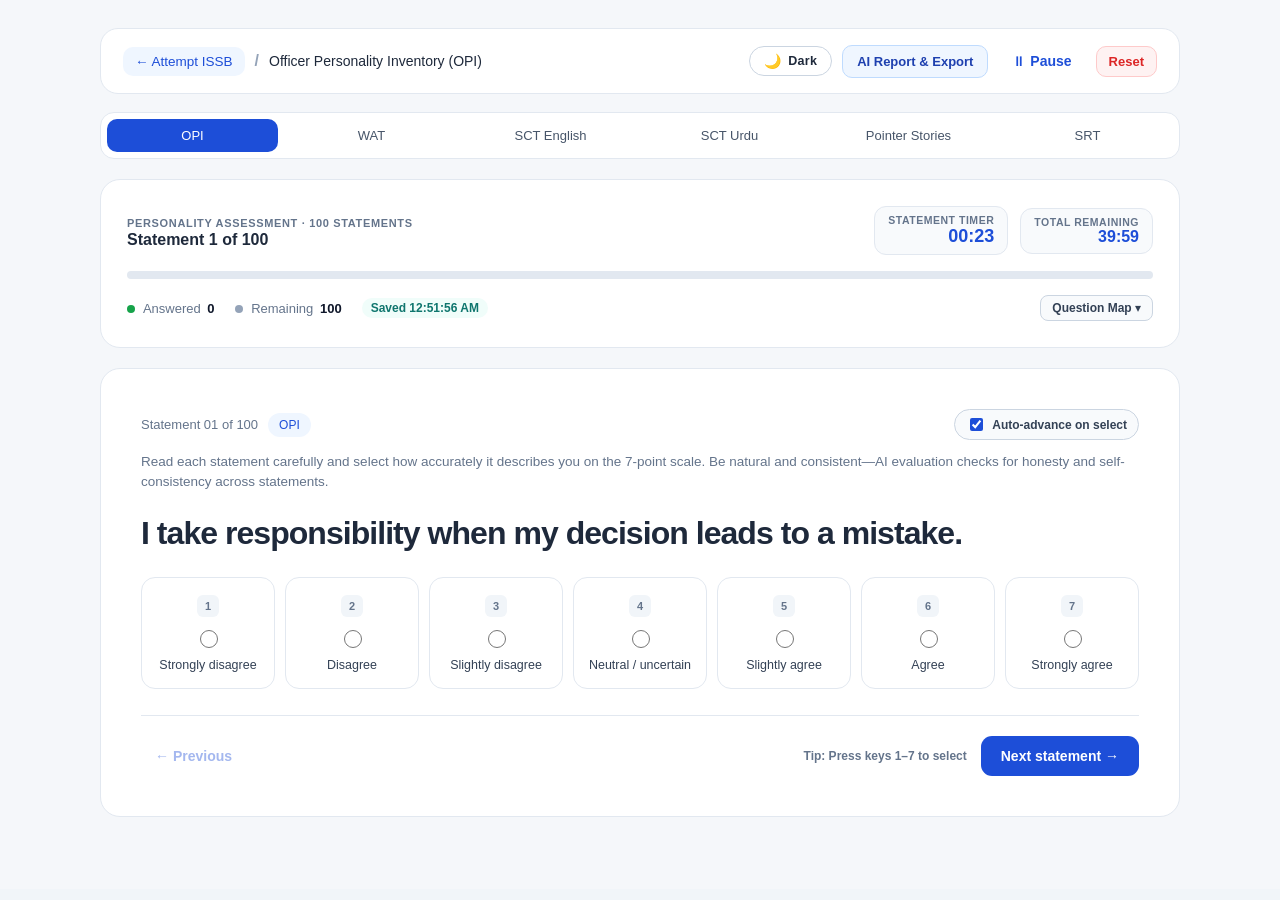
<file: ISSB/simulator.html>
<!doctype html>
<html lang="en">
  <head>
    <meta charset="UTF-8" />
    <meta name="viewport" content="width=device-width, initial-scale=1" />
    <meta name="theme-color" content="#f4f7fb" />
    <title>ISSB Psychological Simulator</title>
    <script>
      (function(){try{var t=localStorage.getItem("exam-portal-theme")||(window.matchMedia&&window.matchMedia("(prefers-color-scheme: dark)").matches?"dark":"light");document.documentElement.setAttribute("data-theme",t);}catch(e){}})();
    </script>
    <link rel="stylesheet" href="../styles.css" />
    <script src="../theme.js" defer></script>
  </head>
  <body class="quiz-page issb-simulator-page">
    <main class="app-shell issb-shell">
      <header class="topbar issb-topbar">
        <div class="topbar-left">
          <a class="back-link" href="../index.html#attempt-issb">← Attempt ISSB</a>
          <span class="topbar-divider" aria-hidden="true">/</span>
          <span class="topbar-badge" id="active-test-short">ISSB Simulator</span>
        </div>

        <div class="issb-actions">
          <button class="theme-toggle-button" id="theme-toggle" type="button" aria-label="Toggle dark theme" title="Toggle dark mode">
            <span class="theme-icon" aria-hidden="true">🌙</span>
            <span class="theme-text">Dark</span>
          </button>
          <button class="report-trigger-button" id="toggle-report-button" type="button">
            AI Report &amp; Export
          </button>
          <button class="secondary-button" id="pause-button" type="button">Pause</button>
          <button class="reset-button" id="reset-button" type="button">Reset</button>
        </div>
      </header>

      <nav class="test-switcher" aria-label="Switch ISSB Test">
        <button class="test-tab" data-test="opi" type="button">OPI</button>
        <button class="test-tab" data-test="wat" type="button">WAT</button>
        <button class="test-tab" data-test="sct_eng" type="button">SCT English</button>
        <button class="test-tab" data-test="sct_urdu" type="button">SCT Urdu</button>
        <button class="test-tab" data-test="pointer" type="button">Pointer Stories</button>
        <button class="test-tab" data-test="srt" type="button">SRT</button>
      </nav>

      <section class="progress-card issb-progress-card" aria-label="Simulator progress">
        <div class="progress-head">
          <div>
            <span class="muted-label" id="test-category-label">ISSB Psychological Battery</span>
            <strong id="progress-label">Loading test…</strong>
          </div>
          <div class="timer-group">
            <div class="item-timer-pill" id="item-timer-pill" title="Current item timer">
              <span class="timer-caption" id="item-timer-label">Item pace</span>
              <strong id="item-timer-value">00:10</strong>
            </div>
            <div class="total-timer-pill" title="Total test timer">
              <span class="timer-caption">Total remaining</span>
              <strong class="progress-percent" id="timer">40:00</strong>
            </div>
          </div>
        </div>

        <div class="progress-track">
          <div class="progress-fill" id="progress-fill"></div>
        </div>

        <div class="score-row issb-score-row">
          <div class="score-stats">
            <span><i class="dot dot-correct"></i> Answered <strong id="answered-count">0</strong></span>
            <span><i class="dot dot-pending"></i> Remaining <strong id="remaining-count">0</strong></span>
            <span class="save-pill" id="save-status">Auto-save ready</span>
          </div>
          <button class="map-toggle-button" id="map-toggle-button" type="button">
            Question Map ▾
          </button>
        </div>

        <div class="question-map hidden" id="question-map" aria-label="Question navigator"></div>
      </section>

      <section class="question-card issb-question-card" id="simulator-card">
        <div class="question-meta">
          <div class="meta-left">
            <span class="question-number" id="item-number">Item 01</span>
            <span class="topic-pill" id="test-pill">OPI</span>
          </div>
          <div class="simulator-mode-controls" id="mode-controls"></div>
        </div>

        <p class="source-note" id="test-instruction">Loading instructions…</p>

        <div id="item-Timer-bar-wrap" class="item-timer-bar-wrap hidden">
          <div class="item-timer-bar-fill" id="item-timer-bar-fill"></div>
        </div>

        <div class="prompt-stage" id="prompt-stage">
          <h2 id="prompt-text">Loading prompt…</h2>
        </div>

        <div class="response-stage" id="response-stage"></div>

        <div class="action-row issb-action-row">
          <button class="secondary-button" id="previous-button" type="button">← Previous</button>
          <div class="action-right">
            <span class="keyboard-hint" id="keyboard-hint"></span>
            <button class="primary-button" id="next-button" type="button">Next →</button>
          </div>
        </div>
      </section>

      <section class="report-card hidden" id="report-card" aria-label="Test Report and AI Export">
        <div class="report-header">
          <div>
            <p class="eyebrow">Psychological Assessment Record</p>
            <h2 id="report-title">ISSB Test Report &amp; AI Evaluation</h2>
            <p class="report-subtitle" id="report-summary-text">
              Analyze your responses directly on this page with Gemini AI or export your structured Question &amp; Answer report.
            </p>
          </div>
          <button class="secondary-button back-to-sim-btn" id="back-to-sim-button" type="button">
            ← Back to Simulator
          </button>
        </div>

        <div class="report-metrics-grid" id="report-metrics-grid"></div>

        <!-- Instant On-Page Gemini AI Assessment Studio -->
        <div class="gemini-live-panel">
          <div class="gemini-panel-head">
            <div>
              <span class="gemini-badge">✦ Powered by Gemini AI</span>
              <h3>Instant On-Website ISSB Psychologist Assessment</h3>
              <p>
                Evaluate your answered questions right here. Gemini acts as an ISSB Senior Psychologist, scores your Officer Like Qualities (OLQs), flags weak responses, and suggests better officer-like answers.
              </p>
            </div>
            <button class="primary-button gemini-analyze-btn" id="analyze-gemini-button" type="button">
              ✦ Analyze My Responses with Gemini AI
            </button>
          </div>

          <p class="gemini-error hidden" id="gemini-error"></p>

          <div class="gemini-loading hidden" id="gemini-loading">
            <div class="spinner"></div>
            <span>ISSB AI Psychologist is analyzing your questions and responses…</span>
          </div>

          <div class="gemini-result-container hidden" id="gemini-result-container"></div>
        </div>

        <div class="ai-export-banner">
          <div class="ai-export-info">
            <h3>Export Question &amp; Answer Report</h3>
            <p>
              Every <strong>Question / Stimulus</strong> is paired with your exact <strong>Response</strong> and timing. Copy the prompt or download the report in Markdown, Text, or JSON format.
            </p>
          </div>

          <div class="report-filter-bar">
            <label class="filter-toggle">
              <input type="checkbox" id="only-answered-checkbox" checked />
              <span>Include only answered questions in export &amp; AI evaluation</span>
            </label>
          </div>

          <div class="export-actions">
            <button class="primary-button copy-ai-btn" id="copy-ai-button" type="button">
              📋 Copy AI Evaluation Prompt + Q&amp;A Report
            </button>
            <button class="secondary-button outline-btn" id="download-md-button" type="button">
              ⬇ Download Markdown (.md)
            </button>
            <button class="secondary-button outline-btn" id="download-txt-button" type="button">
              ⬇ Download Q&amp;A Text (.txt)
            </button>
            <button class="secondary-button outline-btn" id="download-json-button" type="button">
              ⬇ Download JSON (.json)
            </button>
          </div>
        </div>

        <div class="ai-prompt-preview-section">
          <div class="section-bar">
            <strong>AI-Ready Report Preview (Question + Your Answer)</strong>
            <span class="muted-small">Ready to paste directly into any AI assistant</span>
          </div>
          <textarea
            id="ai-prompt-preview"
            class="ai-prompt-textarea"
            readonly
            aria-label="AI Evaluation Prompt and Report Preview"
          ></textarea>
        </div>

        <div class="qa-review-section">
          <div class="section-bar">
            <strong>Question &amp; Answer Breakdown</strong>
            <span class="muted-small" id="qa-table-count">0 items</span>
          </div>
          <div class="qa-list" id="qa-list"></div>
        </div>
      </section>

      <p class="loading-error hidden" id="loading-error">
        The ISSB test data could not be loaded. Please check that the JSON file exists in the ISSB folder.
      </p>
    </main>

    <script src="simulator.js"></script>
  </body>
</html>
</file>
<file: styles.css>
:root {
  color-scheme: light;
  font-family: -apple-system, BlinkMacSystemFont, "SF Pro Display", "Inter", "Segoe UI", Roboto, sans-serif;
  color: #0f172a;
  background: #f1f5f9;
  font-synthesis: none;
  text-rendering: optimizeLegibility;
  -webkit-font-smoothing: antialiased;
}

* {
  box-sizing: border-box;
}

body {
  margin: 0;
  min-width: 320px;
  background: radial-gradient(circle at 50% 0%, #ffffff 0%, #f1f5f9 75%);
  color: #0f172a;
}

button,
a,
input,
textarea {
  font: inherit;
}

a {
  color: inherit;
  text-decoration: none;
}

button {
  cursor: pointer;
}

.dashboard-shell,
.app-shell {
  width: min(100% - 32px, 1080px);
  margin: 0 auto;
}

.dashboard-shell {
  padding: 44px 0 72px;
}

/* Portal Header */
.portal-header {
  display: flex;
  align-items: center;
  justify-content: space-between;
  gap: 20px;
  margin-bottom: 28px;
  padding: 22px 28px;
  border: 1px solid #e2e8f0;
  border-radius: 22px;
  background: rgba(255, 255, 255, 0.9);
  box-shadow: 0 8px 24px rgba(15, 23, 42, 0.04);
  backdrop-filter: blur(8px);
}

.brand {
  display: flex;
  align-items: center;
  gap: 16px;
}

.brand-mark {
  display: grid;
  place-items: center;
  width: 48px;
  height: 48px;
  border-radius: 14px;
  color: #fff;
  background: linear-gradient(135deg, #1d4ed8, #2563eb);
  font-size: 22px;
  font-weight: 800;
  box-shadow: 0 6px 16px rgba(37, 99, 235, 0.25);
}

.portal-title {
  margin: 0;
  color: #0f172a;
  font-size: clamp(20px, 3vw, 26px);
  font-weight: 800;
  letter-spacing: -0.03em;
}

.portal-stats {
  display: flex;
  align-items: center;
  gap: 10px;
  flex-wrap: wrap;
}

.stat-chip {
  padding: 7px 13px;
  border: 1px solid #e2e8f0;
  border-radius: 999px;
  color: #475569;
  background: #f8fafc;
  font-size: 12.5px;
  font-weight: 600;
}

.stat-chip strong {
  color: #1d4ed8;
  font-weight: 800;
}

/* Dashboard Categories & Cards */
.dashboard-categories {
  display: grid;
  gap: 28px;
}

.category-card {
  padding: 30px;
  border: 1px solid #e2e8f0;
  border-radius: 24px;
  background: #ffffff;
  box-shadow: 0 12px 32px rgba(15, 23, 42, 0.05);
}

.category-issb {
  background: linear-gradient(180deg, #ffffff 0%, #f8faff 100%);
  border-color: #dbeafe;
}

.category-header {
  display: flex;
  align-items: flex-start;
  justify-content: space-between;
  gap: 18px;
  margin-bottom: 22px;
}

.eyebrow,
.muted-label {
  margin: 0 0 5px;
  color: #64748b;
  font-size: 11.5px;
  font-weight: 800;
  letter-spacing: 0.09em;
  text-transform: uppercase;
}

h1,
h2,
h3,
p {
  margin-top: 0;
}

.category-title {
  margin: 0;
  color: #0f172a;
  font-size: clamp(24px, 3.5vw, 32px);
  font-weight: 800;
  letter-spacing: -0.035em;
}

.category-count {
  padding: 7px 13px;
  border-radius: 999px;
  color: #1d4ed8;
  background: #eff6ff;
  border: 1px solid #dbeafe;
  font-size: 12px;
  font-weight: 800;
  white-space: nowrap;
}

.quiz-grid {
  display: grid;
  grid-template-columns: repeat(3, 1fr);
  gap: 16px;
}

.quiz-tile {
  position: relative;
  display: flex;
  flex-direction: column;
  justify-content: space-between;
  min-height: 168px;
  padding: 22px 24px;
  border-radius: 18px;
  border: 1px solid rgba(15, 23, 42, 0.06);
  transition: transform 0.18s ease, box-shadow 0.18s ease;
  overflow: hidden;
}

.quiz-tile:hover {
  transform: translateY(-4px);
  box-shadow: 0 14px 28px rgba(15, 23, 42, 0.11);
}

.tile-blue {
  color: #ffffff;
  background: linear-gradient(135deg, #1d4ed8 0%, #2563eb 100%);
}

.tile-green {
  color: #064e3b;
  background: linear-gradient(135deg, #a7f3d0 0%, #6ee7b7 100%);
}

.tile-orange {
  color: #7c2d12;
  background: linear-gradient(135deg, #fde68a 0%, #fcd34d 100%);
}

.tile-purple {
  color: #3b0764;
  background: linear-gradient(135deg, #e9d5ff 0%, #d8b4fe 100%);
}

.tile-teal {
  color: #134e4a;
  background: linear-gradient(135deg, #99f6e4 0%, #5eead4 100%);
}

.tile-slate {
  color: #f8fafc;
  background: linear-gradient(135deg, #1e293b 0%, #334155 100%);
}

.tile-content {
  display: flex;
  flex-direction: column;
  gap: 6px;
}

.tile-tag {
  display: inline-block;
  width: fit-content;
  padding: 3px 9px;
  border-radius: 999px;
  background: rgba(255, 255, 255, 0.22);
  font-size: 11px;
  font-weight: 800;
  letter-spacing: 0.04em;
  text-transform: uppercase;
}

.tile-green .tile-tag,
.tile-orange .tile-tag,
.tile-purple .tile-tag,
.tile-teal .tile-tag {
  background: rgba(15, 23, 42, 0.08);
}

.tile-content strong {
  font-size: 19px;
  font-weight: 800;
  line-height: 1.25;
  letter-spacing: -0.02em;
}

.tile-meta {
  font-size: 13px;
  font-weight: 500;
  opacity: 0.84;
}

.tile-progress {
  display: inline-flex;
  align-items: center;
  width: fit-content;
  margin-top: 16px;
  padding: 5px 11px;
  border-radius: 999px;
  background: rgba(255, 255, 255, 0.2);
  font-size: 12px;
  font-weight: 700;
}

.tile-green .tile-progress,
.tile-orange .tile-progress,
.tile-purple .tile-progress,
.tile-teal .tile-progress {
  background: rgba(255, 255, 255, 0.55);
}

.tile-progress.has-progress {
  background: rgba(255, 255, 255, 0.92);
  color: #0f172a;
  box-shadow: 0 2px 8px rgba(15, 23, 42, 0.08);
}

/* Shared Quiz & Simulator Shell */
.app-shell {
  padding: 28px 0 72px;
}

.topbar {
  display: flex;
  align-items: center;
  justify-content: space-between;
  gap: 16px;
  padding-bottom: 20px;
  border-bottom: 1px solid #cbd5e1;
}

.topbar-left {
  display: flex;
  align-items: center;
  gap: 10px;
  flex-wrap: wrap;
}

.topbar-divider {
  color: #94a3b8;
  font-weight: 600;
}

.topbar-badge {
  color: #334155;
  font-size: 14px;
  font-weight: 700;
}

.back-link {
  display: inline-flex;
  align-items: center;
  gap: 6px;
  padding: 7px 12px;
  border-radius: 10px;
  color: #1d4ed8;
  background: #eff6ff;
  font-size: 13.5px;
  font-weight: 750;
  transition: background 0.15s;
}

.back-link:hover {
  background: #dbeafe;
}

.reset-button {
  padding: 7px 12px;
  border: 1px solid #fecaca;
  border-radius: 10px;
  color: #dc2626;
  background: #fef2f2;
  font-size: 13px;
  font-weight: 700;
  transition: background 0.15s;
}

.reset-button:hover {
  background: #fee2e2;
}

/* ISSB Test Switcher Tabs */
.test-switcher {
  display: flex;
  align-items: center;
  gap: 8px;
  margin-top: 18px;
  padding: 6px;
  border: 1px solid #e2e8f0;
  border-radius: 14px;
  background: #ffffff;
  overflow-x: auto;
}

.test-tab {
  flex: 1;
  min-width: fit-content;
  padding: 9px 14px;
  border: 0;
  border-radius: 10px;
  color: #475569;
  background: transparent;
  font-size: 13px;
  font-weight: 700;
  white-space: nowrap;
  transition: all 0.15s ease;
}

.test-tab:hover {
  color: #0f172a;
  background: #f1f5f9;
}

.test-tab.active {
  color: #ffffff;
  background: #1d4ed8;
  box-shadow: 0 4px 12px rgba(29, 78, 216, 0.25);
}

.issb-actions {
  display: flex;
  align-items: center;
  gap: 10px;
  flex-wrap: wrap;
}

.report-trigger-button {
  padding: 8px 14px;
  border: 1px solid #bfdbfe;
  border-radius: 10px;
  color: #1e40af;
  background: #eff6ff;
  font-size: 13px;
  font-weight: 750;
  transition: all 0.15s;
}

.report-trigger-button:hover {
  background: #dbeafe;
  border-color: #93c5fd;
}

/* Progress & Telemetry Card */
.progress-card,
.question-card,
.complete-card,
.report-card {
  margin-top: 20px;
  padding: 26px;
  border: 1px solid #e2e8f0;
  border-radius: 20px;
  background: #ffffff;
  box-shadow: 0 10px 28px rgba(15, 23, 42, 0.04);
}

.progress-head,
.score-row,
.action-row,
.question-meta {
  display: flex;
  align-items: center;
  justify-content: space-between;
  gap: 14px;
  flex-wrap: wrap;
}

.progress-head strong {
  display: block;
  font-size: 16px;
  font-weight: 800;
}

.timer-group {
  display: flex;
  align-items: center;
  gap: 12px;
}

.item-timer-pill,
.total-timer-pill {
  display: flex;
  flex-direction: column;
  align-items: flex-end;
  padding: 7px 13px;
  border-radius: 12px;
  border: 1px solid #e2e8f0;
  background: #f8fafc;
}

.item-timer-pill.timer-warning {
  border-color: #fca5a5;
  background: #fef2f2;
  color: #dc2626;
}

.timer-caption {
  color: #64748b;
  font-size: 10.5px;
  font-weight: 700;
  text-transform: uppercase;
  letter-spacing: 0.05em;
}

.item-timer-pill strong,
.progress-percent {
  color: #1d4ed8;
  font-size: 18px;
  font-weight: 800;
  font-variant-numeric: tabular-nums;
}

.item-timer-pill.timer-warning strong {
  color: #dc2626;
}

.progress-track {
  height: 8px;
  margin: 16px 0;
  overflow: hidden;
  border-radius: 999px;
  background: #e2e8f0;
}

.progress-fill {
  width: 0;
  height: 100%;
  background: linear-gradient(90deg, #2563eb, #1d4ed8);
  transition: width 0.25s ease;
}

.score-row {
  justify-content: flex-start;
  gap: 22px;
  color: #64748b;
  font-size: 13px;
}

.issb-score-row {
  justify-content: space-between;
}

.score-stats {
  display: flex;
  align-items: center;
  gap: 20px;
  flex-wrap: wrap;
}

.score-row strong {
  margin-left: 3px;
  color: #0f172a;
}

.save-pill {
  padding: 3px 9px;
  border-radius: 999px;
  color: #0f766e;
  background: #f0fdfa;
  font-size: 12px;
  font-weight: 600;
}

.map-toggle-button {
  padding: 5px 11px;
  border: 1px solid #cbd5e1;
  border-radius: 8px;
  color: #334155;
  background: #f8fafc;
  font-size: 12px;
  font-weight: 700;
}

.map-toggle-button:hover {
  background: #f1f5f9;
}

.question-map {
  display: grid;
  grid-template-columns: repeat(auto-fill, minmax(36px, 1fr));
  gap: 6px;
  margin-top: 16px;
  padding-top: 16px;
  border-top: 1px solid #e2e8f0;
  max-height: 210px;
  overflow-y: auto;
}

.map-dot {
  height: 34px;
  border: 1px solid #cbd5e1;
  border-radius: 8px;
  color: #475569;
  background: #f8fafc;
  font-size: 12px;
  font-weight: 700;
  transition: all 0.12s;
}

.map-dot:hover {
  border-color: #2563eb;
  color: #1d4ed8;
}

.map-dot.answered {
  border-color: #86efac;
  color: #166534;
  background: #dcfce7;
}

.map-dot.current {
  border: 2px solid #1d4ed8;
  color: #1d4ed8;
  background: #eff6ff;
  font-weight: 800;
}

.dot {
  display: inline-block;
  width: 8px;
  height: 8px;
  margin-right: 5px;
  border-radius: 50%;
}

.dot-correct {
  background: #16a34a;
}

.dot-wrong {
  background: #dc2626;
}

.dot-pending {
  background: #94a3b8;
}

/* Question & Simulator Stage */
.question-card {
  padding: clamp(24px, 4vw, 40px);
}

.meta-left {
  display: flex;
  align-items: center;
  gap: 10px;
}

.question-number {
  color: #64748b;
  font-size: 13px;
  font-weight: 750;
}

.topic-pill {
  padding: 5px 11px;
  border-radius: 999px;
  color: #1d4ed8;
  background: #eff6ff;
  font-size: 12px;
  font-weight: 800;
}

.simulator-mode-controls {
  display: flex;
  align-items: center;
  gap: 10px;
  flex-wrap: wrap;
}

.mode-toggle-pill {
  display: inline-flex;
  align-items: center;
  gap: 6px;
  padding: 5px 11px;
  border: 1px solid #cbd5e1;
  border-radius: 999px;
  color: #334155;
  background: #f8fafc;
  font-size: 12px;
  font-weight: 600;
  cursor: pointer;
}

.mode-toggle-pill input {
  accent-color: #1d4ed8;
}

.source-note {
  margin: 12px 0 20px;
  color: #64748b;
  font-size: 13.5px;
  line-height: 1.5;
}

.item-timer-bar-wrap {
  height: 6px;
  margin-bottom: 20px;
  overflow: hidden;
  border-radius: 999px;
  background: #e2e8f0;
}

.item-timer-bar-fill {
  width: 100%;
  height: 100%;
  background: #2563eb;
  transition: width 0.35s linear, background-color 0.2s;
}

.item-timer-bar-fill.urgent {
  background: #dc2626;
}

.prompt-stage {
  margin: 18px 0 24px;
}

.prompt-stage h2,
.question-card h2 {
  margin: 0;
  color: #0f172a;
  font-size: clamp(22px, 3.6vw, 32px);
  line-height: 1.28;
  letter-spacing: -0.03em;
}

/* WAT Flash Stage & ISSB Projector Screen */
.prompt-stage.mode-wat {
  display: block;
  width: 100%;
}

.wat-projector-shell {
  display: flex;
  flex-direction: column;
  align-items: center;
  justify-content: center;
  width: 100%;
  padding: 30px 24px;
  border: 2px solid #93c5fd;
  border-radius: 20px;
  background: linear-gradient(135deg, #f0f7ff 0%, #ffffff 50%, #f0fdf4 100%);
  box-shadow: 0 10px 30px rgba(37, 99, 235, 0.08);
  position: relative;
  transition: all 0.25s ease;
  overflow: hidden;
}

.wat-projector-shell.urgent {
  border-color: #ef4444 !important;
  background: linear-gradient(135deg, #fff1f2 0%, #ffffff 50%, #fff7ed 100%) !important;
  box-shadow: 0 0 0 4px rgba(239, 68, 68, 0.22), 0 12px 36px rgba(239, 68, 68, 0.16) !important;
}

.wat-projector-header {
  display: flex;
  align-items: center;
  justify-content: space-between;
  gap: 12px;
  width: 100%;
  margin-bottom: 8px;
  flex-wrap: wrap;
}

.wat-stage-timer-pill {
  display: inline-flex;
  align-items: center;
  gap: 5px;
  padding: 3px 9px;
  border-radius: 999px;
  background: #eff6ff;
  border: 1px solid #bfdbfe;
  color: #1d4ed8;
  font-weight: 700;
  transition: all 0.2s ease;
  user-select: none;
}

.wat-stage-timer-pill.urgent {
  background: #fee2e2 !important;
  border-color: #ef4444 !important;
  color: #b91c1c !important;
  animation: urgentPulse 0.6s ease infinite;
}

@keyframes urgentPulse {
  0%, 100% { transform: scale(1); }
  50% { transform: scale(1.06); }
}

.wat-timer-icon {
  font-size: 11px;
  line-height: 1;
}

.wat-timer-val {
  font-size: 12.5px;
  font-weight: 800;
  font-variant-numeric: tabular-nums;
  letter-spacing: -0.01em;
}

.wat-timer-label {
  font-size: 8.5px;
  color: #64748b;
  font-weight: 800;
  letter-spacing: 0.04em;
}

.wat-stage-timer-pill.urgent .wat-timer-label {
  color: #b91c1c;
}

.wat-header-right {
  display: flex;
  align-items: center;
  gap: 8px;
}

.wat-counter-badge {
  padding: 3px 9px;
  border-radius: 999px;
  background: #e0f2fe;
  color: #0369a1;
  font-size: 11px;
  font-weight: 800;
  letter-spacing: 0.05em;
}

.wat-word-display {
  margin: 24px 0 16px;
  color: #0f172a;
  font-size: clamp(46px, 9vw, 80px);
  font-weight: 900;
  letter-spacing: 0.08em;
  text-transform: uppercase;
  text-align: center;
  user-select: none;
  line-height: 1.15;
  text-shadow: 0 2px 4px rgba(15, 23, 42, 0.06);
}

/* Slide Transition Flash Animation */
@keyframes watProjectorSlide {
  0% {
    opacity: 0.15;
    transform: scale(0.96);
    filter: brightness(1.8);
  }
  50% {
    opacity: 0.85;
  }
  100% {
    opacity: 1;
    transform: scale(1);
    filter: brightness(1);
  }
}

.wat-flash-active {
  animation: watProjectorSlide 0.24s cubic-bezier(0.2, 0.9, 0.3, 1) !important;
}

/* Dark Theme Overrides for WAT Projector */
html[data-theme="dark"] .wat-projector-shell {
  border-color: #1e3a8a;
  background: linear-gradient(135deg, #0f172a 0%, #111827 50%, #0c1a2e 100%);
  box-shadow: 0 10px 30px rgba(0, 0, 0, 0.45);
}

html[data-theme="dark"] .wat-projector-shell.urgent {
  border-color: #ef4444 !important;
  background: linear-gradient(135deg, #2b0f14 0%, #171c2b 60%, #111827 100%) !important;
  box-shadow: 0 0 0 4px rgba(239, 68, 68, 0.25), 0 12px 36px rgba(239, 68, 68, 0.3) !important;
}

html[data-theme="dark"] .wat-counter-badge {
  background: #1e293b;
  color: #93c5fd;
}

html[data-theme="dark"] .wat-word-display {
  color: #f8fafc;
  text-shadow: 0 2px 12px rgba(37, 99, 235, 0.35);
}

html[data-theme="dark"] .wat-stage-timer-pill {
  background: #172554;
  border-color: #1e40af;
  color: #93c5fd;
}

html[data-theme="dark"] .wat-stage-timer-pill.urgent {
  background: #450a0a !important;
  border-color: #b91c1c !important;
  color: #fca5a5 !important;
}

html[data-theme="dark"] .wat-stage-timer-pill.urgent .wat-timer-label {
  color: #fca5a5;
}

/* Story & SRT Prompt Stage */
.prompt-stage.mode-story,
.prompt-stage.mode-srt {
  padding: 20px 22px;
  border-left: 4px solid #2563eb;
  border-radius: 12px;
  background: #f8fafc;
}

.prompt-stage.mode-story h2,
.prompt-stage.mode-srt h2 {
  font-size: clamp(18px, 2.5vw, 22px);
  font-weight: 700;
  line-height: 1.5;
  letter-spacing: -0.01em;
}

/* Academic Options */
.options {
  display: grid;
  gap: 11px;
  margin-top: 22px;
}

.option {
  display: flex;
  align-items: flex-start;
  width: 100%;
  padding: 15px 16px;
  border: 1px solid #cbd5e1;
  border-radius: 12px;
  color: #0f172a;
  background: #ffffff;
  text-align: left;
  transition: border-color 0.15s, background 0.15s;
}

.option:hover:not(:disabled) {
  border-color: #2563eb;
  background: #f8faff;
}

.option:disabled {
  cursor: default;
}

.option-letter {
  display: grid;
  flex: 0 0 26px;
  place-items: center;
  width: 26px;
  height: 26px;
  margin-right: 12px;
  border-radius: 50%;
  color: #475569;
  background: #f1f5f9;
  font-size: 12px;
  font-weight: 800;
}

.option.correct {
  border-color: #16a34a;
  background: #f0fdf4;
}

.option.correct .option-letter {
  color: #ffffff;
  background: #16a34a;
}

.option.wrong {
  border-color: #dc2626;
  background: #fef2f2;
}

.option.wrong .option-letter {
  color: #ffffff;
  background: #dc2626;
}

.feedback {
  margin-top: 18px;
  color: #15803d;
  font-size: 14px;
  font-weight: 600;
  line-height: 1.5;
}

/* OPI Likert Options */
.likert-options {
  display: grid;
  grid-template-columns: repeat(7, 1fr);
  gap: 10px;
}

.likert-option {
  position: relative;
  display: flex;
  min-height: 112px;
  flex-direction: column;
  align-items: center;
  justify-content: center;
  gap: 10px;
  padding: 14px 8px;
  border: 1.5px solid #cbd5e1;
  border-radius: 14px;
  color: #334155;
  background: #ffffff;
  font-size: 12.5px;
  font-weight: 700;
  text-align: center;
  cursor: pointer;
  transition: all 0.15s ease;
}

.likert-option:hover {
  border-color: #2563eb;
  background: #f8faff;
}

.likert-option:has(input:checked) {
  border-color: #1d4ed8;
  color: #1e40af;
  background: #eff6ff;
  box-shadow: 0 4px 12px rgba(29, 78, 216, 0.12);
}

.likert-key-badge {
  display: inline-grid;
  place-items: center;
  width: 22px;
  height: 22px;
  border-radius: 6px;
  background: #f1f5f9;
  color: #64748b;
  font-size: 11px;
  font-weight: 800;
}

.likert-option:has(input:checked) .likert-key-badge {
  background: #1d4ed8;
  color: #ffffff;
}

.likert-option input {
  width: 18px;
  height: 18px;
  accent-color: #1d4ed8;
}

/* Text & Story Inputs for WAT, SCT, Pointer, SRT */
.text-response-wrap {
  display: grid;
  gap: 12px;
}

.sct-live-preview {
  padding: 14px 16px;
  border: 1px dashed #cbd5e1;
  border-radius: 12px;
  background: #f8fafc;
  color: #334155;
  font-size: 15px;
  line-height: 1.5;
}

.sct-user-part {
  color: #1d4ed8;
  text-decoration: underline;
  text-underline-offset: 3px;
}

.sim-text-input,
.sim-textarea {
  width: 100%;
  padding: 15px 18px;
  border: 1.5px solid #cbd5e1;
  border-radius: 14px;
  color: #0f172a;
  background: #ffffff;
  font-size: 16px;
  line-height: 1.5;
  transition: border-color 0.15s, box-shadow 0.15s;
}

.sim-text-input:focus,
.sim-textarea:focus {
  outline: none;
  border-color: #2563eb;
  box-shadow: 0 0 0 4px rgba(37, 99, 235, 0.12);
}

.sim-textarea {
  resize: vertical;
  min-height: 140px;
}

.input-helper-row {
  display: flex;
  align-items: center;
  justify-content: space-between;
  gap: 12px;
  color: #64748b;
  font-size: 12.5px;
  font-weight: 600;
}

/* Action Row & Buttons */
.action-row {
  margin-top: 26px;
  padding-top: 20px;
  border-top: 1px solid #e2e8f0;
}

.action-right {
  display: flex;
  align-items: center;
  gap: 14px;
}

.keyboard-hint {
  color: #64748b;
  font-size: 12px;
  font-weight: 600;
}

.primary-button {
  padding: 12px 20px;
  border: 0;
  border-radius: 11px;
  color: #ffffff;
  background: #1d4ed8;
  font-size: 14px;
  font-weight: 750;
  transition: background 0.15s, transform 0.1s;
}

.primary-button:hover:not(:disabled) {
  background: #1e40af;
}

.primary-button:disabled {
  cursor: not-allowed;
  opacity: 0.45;
}

.primary-button.copied-success {
  background: #15803d;
}

.secondary-button {
  padding: 9px 14px;
  border: 0;
  border-radius: 10px;
  color: #1d4ed8;
  background: transparent;
  font-size: 14px;
  font-weight: 750;
}

.secondary-button:hover:not(:disabled) {
  background: #eff6ff;
}

.secondary-button:disabled {
  opacity: 0.4;
  cursor: not-allowed;
}

.secondary-button.outline-btn {
  border: 1px solid #cbd5e1;
  color: #1e293b;
  background: #ffffff;
}

.secondary-button.outline-btn:hover {
  border-color: #94a3b8;
  background: #f8fafc;
}

/* Report & AI Export Studio */
.report-header {
  display: flex;
  align-items: flex-start;
  justify-content: space-between;
  gap: 16px;
  padding-bottom: 20px;
  border-bottom: 1px solid #e2e8f0;
}

.report-header h2 {
  margin: 4px 0 8px;
  font-size: clamp(22px, 3vw, 28px);
}

.report-subtitle {
  margin: 0;
  color: #475569;
  font-size: 14px;
  line-height: 1.5;
}

.report-metrics-grid {
  display: grid;
  grid-template-columns: repeat(4, 1fr);
  gap: 12px;
  margin: 22px 0;
}

.metric-box {
  padding: 16px;
  border: 1px solid #e2e8f0;
  border-radius: 14px;
  background: #f8fafc;
}

.metric-label {
  display: block;
  color: #64748b;
  font-size: 11.5px;
  font-weight: 700;
  text-transform: uppercase;
  letter-spacing: 0.05em;
}

.metric-value {
  display: block;
  margin-top: 6px;
  color: #0f172a;
  font-size: 20px;
  font-weight: 800;
}

.ai-export-banner {
  padding: 22px;
  border: 1px solid #bfdbfe;
  border-radius: 16px;
  background: linear-gradient(135deg, #eff6ff 0%, #f8fafc 100%);
  margin-bottom: 24px;
}

.ai-export-info h3 {
  margin: 0 0 6px;
  color: #1e3a8a;
  font-size: 17px;
}

.ai-export-info p {
  margin: 0 0 16px;
  color: #334155;
  font-size: 13.5px;
  line-height: 1.55;
}

.report-filter-bar {
  margin-bottom: 16px;
}

.filter-toggle {
  display: inline-flex;
  align-items: center;
  gap: 8px;
  color: #1e293b;
  font-size: 13.5px;
  font-weight: 600;
  cursor: pointer;
}

.filter-toggle input {
  width: 16px;
  height: 16px;
  accent-color: #1d4ed8;
}

.export-actions {
  display: flex;
  align-items: center;
  gap: 10px;
  flex-wrap: wrap;
}

.ai-prompt-preview-section,
.qa-review-section {
  margin-top: 26px;
}

.section-bar {
  display: flex;
  align-items: center;
  justify-content: space-between;
  gap: 12px;
  margin-bottom: 10px;
}

.muted-small {
  color: #64748b;
  font-size: 12px;
  font-weight: 600;
}

.ai-prompt-textarea {
  width: 100%;
  height: 220px;
  padding: 14px 16px;
  border: 1px solid #cbd5e1;
  border-radius: 12px;
  background: #0f172a;
  color: #e2e8f0;
  font-family: ui-monospace, SFMono-Regular, Menlo, Monaco, Consolas, monospace;
  font-size: 12.5px;
  line-height: 1.55;
  resize: vertical;
}

.qa-list {
  display: grid;
  gap: 12px;
}

.qa-item {
  padding: 16px 18px;
  border: 1px solid #e2e8f0;
  border-radius: 14px;
  background: #ffffff;
}

.qa-item.qa-answered {
  border-left: 4px solid #16a34a;
}

.qa-item.qa-unanswered {
  border-left: 4px solid #cbd5e1;
  background: #f8fafc;
}

.qa-item-head {
  display: flex;
  align-items: center;
  justify-content: space-between;
  gap: 10px;
  margin-bottom: 10px;
}

.qa-number {
  padding: 3px 9px;
  border-radius: 6px;
  background: #eff6ff;
  color: #1d4ed8;
  font-size: 12px;
  font-weight: 800;
}

.qa-time {
  color: #64748b;
  font-size: 12px;
  font-weight: 600;
  margin-right: auto;
}

.qa-edit-btn {
  padding: 4px 10px;
  border: 1px solid #cbd5e1;
  border-radius: 7px;
  background: #ffffff;
  color: #334155;
  font-size: 12px;
  font-weight: 700;
}

.qa-edit-btn:hover {
  border-color: #2563eb;
  color: #1d4ed8;
}

.qa-question,
.qa-answer {
  margin-top: 6px;
}

.qa-field-label {
  display: block;
  color: #64748b;
  font-size: 11px;
  font-weight: 800;
  text-transform: uppercase;
  letter-spacing: 0.04em;
  margin-bottom: 2px;
}

.qa-question p,
.qa-answer p {
  margin: 0;
  font-size: 14.5px;
  line-height: 1.5;
}

.qa-question p {
  color: #0f172a;
  font-weight: 600;
}

.answer-filled {
  color: #1e40af;
  font-weight: 700;
}

.answer-empty {
  color: #94a3b8;
  font-style: italic;
}

/* On-Website Gemini AI Psychologist Assessment Studio */
.gemini-live-panel {
  margin-bottom: 24px;
  padding: 24px;
  border: 1.5px solid #c7d2fe;
  border-radius: 18px;
  background: linear-gradient(135deg, #eef2ff 0%, #f8fafc 100%);
}

.gemini-panel-head {
  display: flex;
  align-items: center;
  justify-content: space-between;
  gap: 18px;
  flex-wrap: wrap;
}

.gemini-badge {
  display: inline-block;
  margin-bottom: 6px;
  padding: 4px 10px;
  border-radius: 999px;
  color: #3730a3;
  background: #e0e7ff;
  font-size: 11px;
  font-weight: 800;
  letter-spacing: 0.04em;
  text-transform: uppercase;
}

.gemini-panel-head h3 {
  margin: 0 0 6px;
  color: #1e1b4b;
  font-size: 18px;
}

.gemini-panel-head p {
  max-width: 620px;
  margin: 0;
  color: #475569;
  font-size: 13.5px;
  line-height: 1.55;
}

.gemini-analyze-btn {
  padding: 13px 22px;
  background: linear-gradient(135deg, #4f46e5 0%, #2563eb 100%);
  box-shadow: 0 6px 18px rgba(79, 70, 229, 0.28);
  white-space: nowrap;
}

.gemini-analyze-btn:hover:not(:disabled) {
  background: linear-gradient(135deg, #4338ca 0%, #1d4ed8 100%);
}

.gemini-error {
  margin: 16px 0 0;
  padding: 12px 15px;
  border: 1px solid #fecaca;
  border-radius: 10px;
  color: #991b1b;
  background: #fef2f2;
  font-size: 13.5px;
  font-weight: 600;
}

.gemini-loading {
  display: flex;
  align-items: center;
  gap: 12px;
  margin-top: 18px;
  padding: 16px 18px;
  border-radius: 12px;
  background: #ffffff;
  color: #1e3a8a;
  font-size: 14px;
  font-weight: 700;
}

.spinner {
  width: 20px;
  height: 20px;
  border: 3px solid #dbeafe;
  border-top-color: #2563eb;
  border-radius: 50%;
  animation: spin 0.75s linear infinite;
}

@keyframes spin {
  to {
    transform: rotate(360deg);
  }
}

.gemini-result-container {
  margin-top: 20px;
}

.gemini-assessment-box {
  padding: 24px;
  border: 1px solid #e2e8f0;
  border-radius: 16px;
  background: #ffffff;
  box-shadow: 0 8px 24px rgba(15, 23, 42, 0.05);
}

.assessment-verdict-row {
  display: flex;
  align-items: center;
  justify-content: space-between;
  gap: 16px;
  padding-bottom: 18px;
  border-bottom: 1px solid #e2e8f0;
}

.verdict-pill {
  display: inline-block;
  margin-bottom: 8px;
  padding: 5px 12px;
  border-radius: 999px;
  font-size: 12px;
  font-weight: 800;
  text-transform: uppercase;
  letter-spacing: 0.05em;
}

.verdict-recommended {
  color: #166534;
  background: #dcfce7;
}

.verdict-borderline {
  color: #92400e;
  background: #fef3c7;
}

.verdict-improve {
  color: #991b1b;
  background: #fee2e2;
}

.assessment-headline {
  margin: 0;
  color: #0f172a;
  font-size: 20px;
  font-weight: 800;
}

.overall-score-circle {
  display: flex;
  flex-direction: column;
  align-items: center;
  justify-content: center;
  min-width: 78px;
  height: 78px;
  border: 2px solid #dbeafe;
  border-radius: 16px;
  background: #eff6ff;
}

.score-big {
  color: #1d4ed8;
  font-size: 24px;
  font-weight: 900;
  line-height: 1;
}

.score-sub {
  margin-top: 3px;
  color: #64748b;
  font-size: 11px;
  font-weight: 700;
}

.assessment-summary-para {
  margin: 16px 0 22px;
  color: #334155;
  font-size: 14.5px;
  line-height: 1.65;
}

.olq-section h5,
.question-critiques-section h5 {
  margin: 0 0 12px;
  color: #0f172a;
  font-size: 15px;
  font-weight: 800;
}

.olq-grid {
  display: grid;
  grid-template-columns: repeat(2, 1fr);
  gap: 12px;
  margin-bottom: 22px;
}

.olq-score-card {
  padding: 14px;
  border: 1px solid #e2e8f0;
  border-radius: 12px;
  background: #f8fafc;
}

.olq-score-top {
  display: flex;
  align-items: center;
  justify-content: space-between;
  gap: 8px;
  font-size: 13.5px;
}

.olq-score-num {
  color: #1d4ed8;
  font-weight: 800;
}

.olq-bar-track {
  height: 6px;
  margin: 8px 0;
  overflow: hidden;
  border-radius: 999px;
  background: #e2e8f0;
}

.olq-bar-fill {
  height: 100%;
  background: linear-gradient(90deg, #4f46e5, #2563eb);
}

.olq-note {
  margin: 0;
  color: #475569;
  font-size: 12.5px;
  line-height: 1.45;
}

.sw-grid {
  display: grid;
  grid-template-columns: repeat(2, 1fr);
  gap: 14px;
  margin-bottom: 24px;
}

.sw-card {
  padding: 16px;
  border-radius: 12px;
}

.sw-strengths {
  border: 1px solid #bbf7d0;
  background: #f0fdf4;
}

.sw-weaknesses {
  border: 1px solid #fde68a;
  background: #fffbeb;
}

.sw-card h5 {
  margin: 0 0 10px;
  font-size: 14px;
  font-weight: 800;
}

.sw-strengths h5 {
  color: #166534;
}

.sw-weaknesses h5 {
  color: #92400e;
}

.sw-card ul {
  margin: 0;
  padding-left: 18px;
  color: #334155;
  font-size: 13.5px;
  line-height: 1.55;
}

.sw-card li + li {
  margin-top: 6px;
}

.critiques-list {
  display: grid;
  gap: 12px;
}

.ai-review-item {
  padding: 16px;
  border: 1px solid #e2e8f0;
  border-radius: 12px;
  background: #f8fafc;
}

.ai-review-head {
  display: flex;
  align-items: center;
  justify-content: space-between;
  margin-bottom: 10px;
}

.review-rating-tag {
  padding: 3px 9px;
  border-radius: 999px;
  font-size: 11px;
  font-weight: 800;
  text-transform: uppercase;
}

.tag-strong {
  color: #166534;
  background: #dcfce7;
}

.tag-needs-work {
  color: #b45309;
  background: #fef3c7;
}

.ai-review-item p {
  margin: 6px 0 0;
  font-size: 13.5px;
  line-height: 1.5;
  color: #334155;
}

.review-better {
  padding: 10px 12px;
  border-left: 3px solid #16a34a;
  border-radius: 8px;
  background: #f0fdf4;
  color: #14532d !important;
}

/* Complete Card */
.complete-card {
  padding: 52px 30px;
  text-align: center;
}

.complete-icon {
  display: grid;
  place-items: center;
  width: 56px;
  height: 56px;
  margin: 0 auto 20px;
  border-radius: 50%;
  color: #ffffff;
  background: #16a34a;
  font-size: 28px;
}

.complete-card h2 {
  margin: 12px 0;
}

.completion-summary {
  margin: 0 auto 26px;
  max-width: 520px;
  color: #64748b;
  line-height: 1.6;
}

.loading-error {
  margin-top: 20px;
  padding: 16px;
  border-radius: 12px;
  color: #991b1b;
  background: #fef2f2;
  border: 1px solid #fecaca;
}

.hidden {
  display: none !important;
}

@media (max-width: 820px) {
  .quiz-grid,
  .olq-grid,
  .sw-grid {
    grid-template-columns: 1fr;
  }
  .report-metrics-grid {
    grid-template-columns: repeat(2, 1fr);
  }
  .likert-options {
    grid-template-columns: 1fr;
    gap: 8px;
  }
  .likert-option {
    min-height: 52px;
    flex-direction: row;
    justify-content: flex-start;
    padding: 12px 15px;
    text-align: left;
  }
}

@media (max-width: 600px) {
  .dashboard-shell,
  .app-shell {
    width: min(100% - 24px, 560px);
  }
  .dashboard-shell {
    padding-top: 20px;
  }
  .portal-header {
    flex-direction: column;
    align-items: flex-start;
    padding: 18px;
  }
  .category-card {
    padding: 20px;
    border-radius: 18px;
  }
  .quiz-grid {
    grid-template-columns: 1fr;
    gap: 12px;
  }
  .quiz-tile {
    min-height: 128px;
    padding: 20px;
  }
  .progress-card,
  .question-card,
  .report-card {
    padding: 20px;
  }
  .keyboard-hint {
    display: none;
  }
  .export-actions {
    flex-direction: column;
    align-items: stretch;
  }
}

/* ==========================================================================
   Theme Toggle Button & Header Actions
   ========================================================================== */
.portal-header-actions {
  display: flex;
  align-items: center;
  gap: 12px;
  flex-wrap: wrap;
}

.topbar-actions {
  display: flex;
  align-items: center;
  gap: 10px;
  flex-wrap: wrap;
}

.theme-toggle-button {
  display: inline-flex;
  align-items: center;
  justify-content: center;
  gap: 7px;
  padding: 7px 14px;
  border: 1px solid #cbd5e1;
  border-radius: 999px;
  background: #ffffff;
  color: #1e293b;
  font-size: 13px;
  font-weight: 750;
  cursor: pointer;
  box-shadow: 0 1px 3px rgba(15, 23, 42, 0.05);
  transition: all 0.2s cubic-bezier(0.4, 0, 0.2, 1);
  user-select: none;
}

.theme-toggle-button:hover {
  background: #f8fafc;
  border-color: #94a3b8;
  transform: translateY(-1px);
  box-shadow: 0 3px 8px rgba(15, 23, 42, 0.08);
}

.theme-toggle-button:active {
  transform: translateY(0);
}

.theme-icon {
  font-size: 14px;
  line-height: 1;
  display: inline-block;
  transition: transform 0.25s ease;
}

.theme-toggle-button:hover .theme-icon {
  transform: rotate(15deg) scale(1.1);
}

.theme-text {
  font-size: 12.5px;
  font-weight: 700;
  letter-spacing: 0.02em;
}

/* ==========================================================================
   Dark Theme Overrides (html[data-theme="dark"])
   ========================================================================== */
html[data-theme="dark"] {
  color-scheme: dark;
}

html[data-theme="dark"] body {
  background: radial-gradient(circle at 50% 0%, #111a2d 0%, #090d16 75%);
  color: #f1f5f9;
}

/* Header & Portal Branding */
html[data-theme="dark"] .portal-header {
  background: rgba(17, 24, 39, 0.85);
  border-color: #1f293d;
  box-shadow: 0 12px 32px rgba(0, 0, 0, 0.35);
}

html[data-theme="dark"] .portal-title {
  color: #f8fafc;
}

html[data-theme="dark"] .stat-chip {
  border-color: #222f47;
  color: #cbd5e1;
  background: #131c2e;
}

html[data-theme="dark"] .stat-chip strong {
  color: #60a5fa;
}

html[data-theme="dark"] .theme-toggle-button {
  background: #162035;
  border-color: #243350;
  color: #f1f5f9;
  box-shadow: 0 1px 4px rgba(0, 0, 0, 0.25);
}

html[data-theme="dark"] .theme-toggle-button:hover {
  background: #1c2a44;
  border-color: #3b82f6;
  box-shadow: 0 4px 12px rgba(0, 0, 0, 0.35);
}

/* Dashboard Categories */
html[data-theme="dark"] .category-card {
  background: #111827;
  border-color: #1f293d;
  box-shadow: 0 12px 32px rgba(0, 0, 0, 0.3);
}

html[data-theme="dark"] .category-issb {
  background: linear-gradient(180deg, #111827 0%, #131d33 100%);
  border-color: #1e3a8a;
}

html[data-theme="dark"] .category-title {
  color: #f8fafc;
}

html[data-theme="dark"] .eyebrow,
html[data-theme="dark"] .muted-label {
  color: #94a3b8;
}

html[data-theme="dark"] .category-count {
  color: #93c5fd;
  background: #1e293b;
  border-color: #334155;
}

/* Academic & ISSB Tiles in Dark Mode */
html[data-theme="dark"] .quiz-tile {
  border-color: rgba(255, 255, 255, 0.08);
  box-shadow: 0 6px 16px rgba(0, 0, 0, 0.25);
}

html[data-theme="dark"] .quiz-tile:hover {
  box-shadow: 0 14px 28px rgba(0, 0, 0, 0.45);
}

html[data-theme="dark"] .tile-blue {
  background: linear-gradient(135deg, #1e3a8a 0%, #2563eb 100%);
  color: #ffffff;
}

html[data-theme="dark"] .tile-green {
  background: linear-gradient(135deg, #064e3b 0%, #047857 100%);
  color: #ecfdf5;
}

html[data-theme="dark"] .tile-green .tile-tag,
html[data-theme="dark"] .tile-green .tile-progress {
  background: rgba(255, 255, 255, 0.16);
  color: #ecfdf5;
}

html[data-theme="dark"] .tile-orange {
  background: linear-gradient(135deg, #7c2d12 0%, #b45309 100%);
  color: #fffbeb;
}

html[data-theme="dark"] .tile-orange .tile-tag,
html[data-theme="dark"] .tile-orange .tile-progress {
  background: rgba(255, 255, 255, 0.16);
  color: #fffbeb;
}

html[data-theme="dark"] .tile-purple {
  background: linear-gradient(135deg, #4c1d95 0%, #6d28d9 100%);
  color: #faf5ff;
}

html[data-theme="dark"] .tile-purple .tile-tag,
html[data-theme="dark"] .tile-purple .tile-progress {
  background: rgba(255, 255, 255, 0.16);
  color: #faf5ff;
}

html[data-theme="dark"] .tile-teal {
  background: linear-gradient(135deg, #134e4a 0%, #0f766e 100%);
  color: #f0fdfa;
}

html[data-theme="dark"] .tile-teal .tile-tag,
html[data-theme="dark"] .tile-teal .tile-progress {
  background: rgba(255, 255, 255, 0.16);
  color: #f0fdfa;
}

html[data-theme="dark"] .tile-slate {
  background: linear-gradient(135deg, #0f172a 0%, #1e293b 100%);
  color: #f8fafc;
}

html[data-theme="dark"] .tile-progress.has-progress {
  background: rgba(255, 255, 255, 0.95);
  color: #0f172a;
}

/* App Shell & Navigation */
html[data-theme="dark"] .topbar {
  border-bottom-color: #1f293d;
}

html[data-theme="dark"] .topbar-divider {
  color: #475569;
}

html[data-theme="dark"] .topbar-badge {
  color: #cbd5e1;
}

html[data-theme="dark"] .back-link {
  background: #1e293b;
  color: #60a5fa;
}

html[data-theme="dark"] .back-link:hover {
  background: #27354f;
}

html[data-theme="dark"] .reset-button {
  background: #2b1418;
  border-color: #551d26;
  color: #f87171;
}

html[data-theme="dark"] .reset-button:hover {
  background: #3b181f;
}

html[data-theme="dark"] .test-switcher {
  background: #111827;
  border-color: #1f293d;
}

html[data-theme="dark"] .test-tab {
  color: #94a3b8;
}

html[data-theme="dark"] .test-tab:hover {
  color: #f8fafc;
  background: #1f293d;
}

html[data-theme="dark"] .test-tab.active {
  color: #ffffff;
  background: #2563eb;
  box-shadow: 0 4px 12px rgba(37, 99, 235, 0.35);
}

html[data-theme="dark"] .report-trigger-button {
  background: #172554;
  border-color: #1e40af;
  color: #93c5fd;
}

html[data-theme="dark"] .report-trigger-button:hover {
  background: #1e3a8a;
}

/* Cards & Stages */
html[data-theme="dark"] .progress-card,
html[data-theme="dark"] .question-card,
html[data-theme="dark"] .complete-card,
html[data-theme="dark"] .report-card {
  background: #111827;
  border-color: #1f293d;
  box-shadow: 0 10px 28px rgba(0, 0, 0, 0.3);
}

html[data-theme="dark"] .progress-head strong,
html[data-theme="dark"] .question-card h2,
html[data-theme="dark"] .complete-card h2,
html[data-theme="dark"] .report-header h2 {
  color: #f8fafc;
}

html[data-theme="dark"] .item-timer-pill,
html[data-theme="dark"] .total-timer-pill {
  background: #131c2e;
  border-color: #1f293d;
}

html[data-theme="dark"] .item-timer-pill.timer-warning {
  background: #38161b;
  border-color: #5c1d24;
  color: #f87171;
}

html[data-theme="dark"] .item-timer-pill.timer-warning strong {
  color: #f87171;
}

html[data-theme="dark"] .timer-caption {
  color: #94a3b8;
}

html[data-theme="dark"] .item-timer-pill strong,
html[data-theme="dark"] .progress-percent {
  color: #60a5fa;
}

html[data-theme="dark"] .progress-track {
  background: #1f293d;
}

html[data-theme="dark"] .progress-fill {
  background: linear-gradient(90deg, #3b82f6, #60a5fa);
}

html[data-theme="dark"] .score-row {
  color: #94a3b8;
}

html[data-theme="dark"] .score-row strong {
  color: #f1f5f9;
}

html[data-theme="dark"] .save-pill {
  background: #042f2e;
  color: #5eead4;
}

html[data-theme="dark"] .map-toggle-button {
  background: #131c2e;
  border-color: #243350;
  color: #cbd5e1;
}

html[data-theme="dark"] .map-toggle-button:hover {
  background: #1c2a44;
}

html[data-theme="dark"] .question-map {
  border-top-color: #1f293d;
}

html[data-theme="dark"] .map-dot {
  background: #131c2e;
  border-color: #243350;
  color: #cbd5e1;
}

html[data-theme="dark"] .map-dot:hover {
  border-color: #3b82f6;
  color: #93c5fd;
}

html[data-theme="dark"] .map-dot.answered {
  background: #064e3b;
  border-color: #059669;
  color: #a7f3d0;
}

html[data-theme="dark"] .map-dot.current {
  background: #1e3a8a;
  border-color: #3b82f6;
  color: #93c5fd;
}

html[data-theme="dark"] .question-number {
  color: #94a3b8;
}

html[data-theme="dark"] .topic-pill {
  background: #1e293b;
  color: #93c5fd;
}

html[data-theme="dark"] .mode-toggle-pill {
  background: #131c2e;
  border-color: #243350;
  color: #cbd5e1;
}

html[data-theme="dark"] .source-note {
  color: #94a3b8;
}

html[data-theme="dark"] .item-timer-bar-wrap {
  background: #1f293d;
}

/* Question Prompts & Modes */
html[data-theme="dark"] .prompt-stage.mode-wat {
  background: linear-gradient(135deg, #131c31 0%, #162035 100%);
  border-color: #1e3a8a;
}

html[data-theme="dark"] .prompt-stage.mode-wat h2 {
  color: #93c5fd;
}

html[data-theme="dark"] .prompt-stage.mode-story,
html[data-theme="dark"] .prompt-stage.mode-srt {
  background: #131c2e;
  border-left-color: #3b82f6;
}

html[data-theme="dark"] .prompt-stage.mode-story h2,
html[data-theme="dark"] .prompt-stage.mode-srt h2 {
  color: #f8fafc;
}

/* Academic MCQs in Dark Mode */
html[data-theme="dark"] .options .option {
  background: #131c2e;
  border-color: #243350;
  color: #f1f5f9;
}

html[data-theme="dark"] .options .option:hover:not(:disabled) {
  border-color: #3b82f6;
  background: #1c2a44;
}

html[data-theme="dark"] .option-letter {
  background: #1f293d;
  color: #94a3b8;
}

html[data-theme="dark"] .option.correct {
  border-color: #16a34a;
  background: #052e16;
  color: #f0fdf4;
}

html[data-theme="dark"] .option.correct .option-letter {
  background: #16a34a;
  color: #ffffff;
}

html[data-theme="dark"] .option.wrong {
  border-color: #dc2626;
  background: #450a0a;
  color: #fef2f2;
}

html[data-theme="dark"] .option.wrong .option-letter {
  background: #dc2626;
  color: #ffffff;
}

html[data-theme="dark"] .feedback {
  color: #4ade80;
}

html[data-theme="dark"] .feedback strong {
  color: #86efac;
}

/* Likert Scale (OPI) in Dark Mode */
html[data-theme="dark"] .likert-option {
  background: #131c2e;
  border-color: #243350;
  color: #cbd5e1;
}

html[data-theme="dark"] .likert-option:hover {
  border-color: #3b82f6;
  background: #1c2a44;
  color: #f8fafc;
}

html[data-theme="dark"] .likert-option:has(input:checked) {
  border-color: #3b82f6;
  color: #93c5fd;
  background: #172554;
  box-shadow: 0 4px 12px rgba(59, 130, 246, 0.2);
}

html[data-theme="dark"] .likert-key-badge {
  background: #1f293d;
  color: #94a3b8;
}

html[data-theme="dark"] .likert-option:has(input:checked) .likert-key-badge {
  background: #2563eb;
  color: #ffffff;
}

/* Text Inputs and Preview */
html[data-theme="dark"] .sct-live-preview {
  background: #131c2e;
  border-color: #243350;
  color: #cbd5e1;
}

html[data-theme="dark"] .sct-user-part {
  color: #60a5fa;
}

html[data-theme="dark"] .sim-text-input,
html[data-theme="dark"] .sim-textarea {
  background: #0b1120;
  border-color: #243350;
  color: #f8fafc;
}

html[data-theme="dark"] .sim-text-input:focus,
html[data-theme="dark"] .sim-textarea:focus {
  border-color: #3b82f6;
  box-shadow: 0 0 0 4px rgba(59, 130, 246, 0.22);
}

html[data-theme="dark"] .input-helper-row,
html[data-theme="dark"] .keyboard-hint {
  color: #94a3b8;
}

html[data-theme="dark"] .action-row {
  border-top-color: #1f293d;
}

html[data-theme="dark"] .secondary-button {
  color: #60a5fa;
}

html[data-theme="dark"] .secondary-button:hover:not(:disabled) {
  background: #1e293b;
}

html[data-theme="dark"] .secondary-button.outline-btn {
  border-color: #243350;
  color: #cbd5e1;
  background: #131c2e;
}

html[data-theme="dark"] .secondary-button.outline-btn:hover {
  border-color: #3b82f6;
  background: #1c2a44;
}

/* Gemini Live Studio */
html[data-theme="dark"] .gemini-live-panel {
  background: linear-gradient(135deg, #131b36 0%, #111827 100%);
  border-color: #312e81;
}

html[data-theme="dark"] .gemini-badge {
  background: #312e81;
  color: #c7d2fe;
}

html[data-theme="dark"] .gemini-panel-head h3 {
  color: #e0e7ff;
}

html[data-theme="dark"] .gemini-panel-head p {
  color: #cbd5e1;
}

html[data-theme="dark"] .gemini-loading {
  background: #131c2e;
  color: #93c5fd;
}

html[data-theme="dark"] .spinner {
  border-color: #1f293d;
  border-top-color: #60a5fa;
}

html[data-theme="dark"] .gemini-assessment-box {
  background: #111827;
  border-color: #1f293d;
  box-shadow: 0 8px 24px rgba(0, 0, 0, 0.35);
}

html[data-theme="dark"] .assessment-verdict-row {
  border-bottom-color: #1f293d;
}

html[data-theme="dark"] .assessment-headline {
  color: #f8fafc;
}

html[data-theme="dark"] .overall-score-circle {
  border-color: #1e40af;
  background: #172554;
}

html[data-theme="dark"] .score-big {
  color: #60a5fa;
}

html[data-theme="dark"] .score-sub {
  color: #94a3b8;
}

html[data-theme="dark"] .assessment-summary-para {
  color: #cbd5e1;
}

html[data-theme="dark"] .olq-section h5,
html[data-theme="dark"] .question-critiques-section h5 {
  color: #f8fafc;
}

html[data-theme="dark"] .olq-score-card {
  background: #131c2e;
  border-color: #1f293d;
}

html[data-theme="dark"] .olq-score-num {
  color: #60a5fa;
}

html[data-theme="dark"] .olq-bar-track {
  background: #1f293d;
}

html[data-theme="dark"] .olq-note {
  color: #94a3b8;
}

html[data-theme="dark"] .sw-strengths {
  background: #052e16;
  border-color: #14532d;
}

html[data-theme="dark"] .sw-strengths h5 {
  color: #4ade80;
}

html[data-theme="dark"] .sw-strengths ul {
  color: #dcfce7;
}

html[data-theme="dark"] .sw-weaknesses {
  background: #451a03;
  border-color: #78350f;
}

html[data-theme="dark"] .sw-weaknesses h5 {
  color: #facc15;
}

html[data-theme="dark"] .sw-weaknesses ul {
  color: #fef3c7;
}

html[data-theme="dark"] .ai-review-item {
  background: #131c2e;
  border-color: #1f293d;
}

html[data-theme="dark"] .ai-review-item p {
  color: #cbd5e1;
}

html[data-theme="dark"] .review-prompt strong,
html[data-theme="dark"] .review-user-ans strong,
html[data-theme="dark"] .review-analysis strong {
  color: #f8fafc;
}

html[data-theme="dark"] .review-better {
  border-left-color: #22c55e;
  background: #052e16;
  color: #86efac !important;
}

/* AI Export & Report Preview */
html[data-theme="dark"] .ai-export-banner {
  background: linear-gradient(135deg, #111d38 0%, #131c2e 100%);
  border-color: #1e3a8a;
}

html[data-theme="dark"] .ai-export-info h3 {
  color: #93c5fd;
}

html[data-theme="dark"] .ai-export-info p,
html[data-theme="dark"] .report-subtitle,
html[data-theme="dark"] .completion-summary {
  color: #cbd5e1;
}

html[data-theme="dark"] .filter-toggle {
  color: #cbd5e1;
}

html[data-theme="dark"] .metric-box {
  background: #131c2e;
  border-color: #1f293d;
}

html[data-theme="dark"] .metric-label {
  color: #94a3b8;
}

html[data-theme="dark"] .metric-value {
  color: #f8fafc;
}

html[data-theme="dark"] .report-header {
  border-bottom-color: #1f293d;
}

html[data-theme="dark"] .muted-small {
  color: #94a3b8;
}

html[data-theme="dark"] .ai-prompt-textarea {
  background: #050811;
  border-color: #1f293d;
  color: #e2e8f0;
}

/* QA Breakdown List */
html[data-theme="dark"] .qa-item {
  background: #111827;
  border-color: #1f293d;
}

html[data-theme="dark"] .qa-item.qa-answered {
  background: #131c2e;
  border-color: #1f293d;
  border-left-color: #16a34a;
}

html[data-theme="dark"] .qa-item.qa-unanswered {
  background: #0c121e;
  border-color: #1f293d;
  border-left-color: #334155;
}

html[data-theme="dark"] .qa-number {
  background: #1e293b;
  color: #93c5fd;
}

html[data-theme="dark"] .qa-time {
  color: #94a3b8;
}

html[data-theme="dark"] .qa-edit-btn {
  background: #1e293b;
  border-color: #334155;
  color: #cbd5e1;
}

html[data-theme="dark"] .qa-edit-btn:hover {
  border-color: #3b82f6;
  color: #93c5fd;
}

html[data-theme="dark"] .qa-field-label {
  color: #94a3b8;
}

html[data-theme="dark"] .qa-question p {
  color: #f8fafc;
}

html[data-theme="dark"] .answer-filled {
  color: #93c5fd;
}

html[data-theme="dark"] .answer-empty {
  color: #64748b;
}

html[data-theme="dark"] .loading-error,
html[data-theme="dark"] .gemini-error {
  background: #450a0a;
  border-color: #7f1d1d;
  color: #fca5a5;
}

/* GTO Dashboard Section & Public Speaking */
.category-gto {
  background: linear-gradient(180deg, #ffffff 0%, #f0fdfa 100%);
  border-color: #ccfbf1;
}

html[data-theme="dark"] .category-gto {
  background: linear-gradient(180deg, #111827 0%, #0d2123 100%);
  border-color: #115e59;
}

.gto-topics-shell {
  display: grid;
  gap: 20px;
}

.gto-page-title {
  margin: 8px 0 6px;
  font-size: clamp(20px, 2.8vw, 26px);
  color: #0f172a;
}

.gto-topic-list {
  display: grid;
  gap: 16px;
}

.gto-topic-card {
  padding: 18px 20px;
  border: 1px solid #e2e8f0;
  border-radius: 16px;
  background: #f8fafc;
  display: grid;
  gap: 12px;
  transition: border-color 0.2s ease, box-shadow 0.2s ease;
}

.gto-topic-card.is-practiced {
  border-color: #16a34a;
  border-left: 4px solid #16a34a;
  background: #f0fdf4;
}

.gto-topic-header {
  display: flex;
  align-items: center;
  justify-content: space-between;
  gap: 12px;
  flex-wrap: wrap;
}

.gto-topic-title-wrap {
  display: flex;
  align-items: center;
  gap: 12px;
}

.gto-topic-num {
  display: inline-flex;
  align-items: center;
  justify-content: center;
  width: 32px;
  height: 32px;
  border-radius: 10px;
  background: #e0f2fe;
  color: #0369a1;
  font-size: 13px;
  font-weight: 800;
  flex-shrink: 0;
}

.gto-topic-title {
  margin: 0;
  font-size: 17px;
  font-weight: 750;
  color: #0f172a;
}

.gto-practice-btn {
  padding: 6px 14px;
  border-radius: 999px;
  border: 1px solid #cbd5e1;
  background: #ffffff;
  color: #334155;
  font-size: 12.5px;
  font-weight: 700;
  cursor: pointer;
  transition: all 0.15s ease;
}

.gto-practice-btn:hover {
  border-color: #16a34a;
  color: #15803d;
}

.gto-practice-btn.active {
  background: #16a34a;
  border-color: #16a34a;
  color: #ffffff;
}

.gto-audio-box {
  display: flex;
  flex-direction: column;
  gap: 6px;
}

.gto-audio-player {
  width: 100%;
  height: 40px;
  border-radius: 10px;
}

.gto-audio-status {
  margin: 0;
  padding: 10px 14px;
  border-radius: 10px;
  background: #fffbeb;
  border: 1px dashed #fcd34d;
  color: #92400e;
  font-size: 13px;
}

.gto-notes-input {
  width: 100%;
  padding: 10px 14px;
  border: 1px solid #cbd5e1;
  border-radius: 12px;
  background: #ffffff;
  color: #0f172a;
  font-family: inherit;
  font-size: 14px;
  resize: vertical;
}

.gto-notes-input:focus {
  outline: none;
  border-color: #2563eb;
  box-shadow: 0 0 0 3px rgba(37, 99, 235, 0.12);
}

html[data-theme="dark"] .gto-page-title,
html[data-theme="dark"] .gto-topic-title {
  color: #f8fafc;
}

html[data-theme="dark"] .gto-topic-card {
  background: #131c2e;
  border-color: #1f293d;
}

html[data-theme="dark"] .gto-topic-card.is-practiced {
  background: #082315;
  border-color: #166534;
  border-left-color: #22c55e;
}

html[data-theme="dark"] .gto-topic-num {
  background: #1e293b;
  color: #93c5fd;
}

html[data-theme="dark"] .gto-practice-btn {
  background: #1e293b;
  border-color: #334155;
  color: #cbd5e1;
}

html[data-theme="dark"] .gto-practice-btn:hover {
  border-color: #22c55e;
  color: #4ade80;
}

html[data-theme="dark"] .gto-practice-btn.active {
  background: #16a34a;
  border-color: #16a34a;
  color: #ffffff;
}

html[data-theme="dark"] .gto-audio-status {
  background: #271a06;
  border-color: #78350f;
  color: #fde68a;
}

html[data-theme="dark"] .gto-notes-input {
  background: #0b1120;
  border-color: #1f293d;
  color: #f1f5f9;
}

/* ============================================================================
   GTO Military Planning (Apple-inspired clean spacing, Model & Paper Sheet)
   ============================================================================ */
.mp-shell {
  display: grid;
  gap: 28px;
  max-width: 1040px;
  padding-bottom: 64px;
}

.mp-shell .topbar {
  margin-bottom: 0;
}

.mp-selector-bar {
  display: grid;
  gap: 12px;
  padding: 20px 24px;
  border-radius: 20px;
  border: 1px solid rgba(15, 23, 42, 0.08);
  background: #ffffff;
  box-shadow: 0 4px 20px rgba(15, 23, 42, 0.04);
}

.mp-selector-head {
  display: flex;
  align-items: center;
  justify-content: space-between;
  gap: 12px;
}

.mp-selector-count {
  font-size: 12.5px;
  font-weight: 600;
  color: #64748b;
}

.mp-plan-tabs {
  display: flex;
  flex-wrap: wrap;
  gap: 8px;
  padding: 6px;
  border-radius: 14px;
  background: #f1f5f9;
}

.mp-plan-tab {
  flex: 1 1 160px;
  padding: 10px 14px;
  border: none;
  border-radius: 10px;
  background: transparent;
  color: #475569;
  font-family: inherit;
  font-size: 13px;
  font-weight: 650;
  letter-spacing: -0.01em;
  cursor: pointer;
  transition: all 0.18s ease;
  text-align: center;
}

.mp-plan-tab:hover {
  color: #0f172a;
  background: rgba(255, 255, 255, 0.65);
}

.mp-plan-tab.active {
  background: #ffffff;
  color: #1d4ed8;
  box-shadow: 0 2px 8px rgba(15, 23, 42, 0.08);
}

.mp-card {
  padding: 28px 32px;
  border-radius: 22px;
  border: 1px solid rgba(15, 23, 42, 0.08);
  box-shadow: 0 4px 24px rgba(15, 23, 42, 0.04);
  display: grid;
  gap: 20px;
}

.mp-section-head {
  display: flex;
  align-items: flex-end;
  justify-content: space-between;
  gap: 16px;
  flex-wrap: wrap;
}

.mp-section-title {
  margin: 8px 0 0;
  font-size: clamp(20px, 2.5vw, 24px);
  font-weight: 700;
  letter-spacing: -0.02em;
  color: #0f172a;
}

.mp-model-frame {
  border: 1px solid rgba(15, 23, 42, 0.1);
  border-radius: 18px;
  overflow: hidden;
  background: #f8fafc;
}

.mp-model-visual {
  width: 100%;
  background: #0f172a;
}

.mp-model-img {
  display: block;
  width: 100%;
  max-height: 480px;
  object-fit: contain;
  background: #0f172a;
  cursor: zoom-in;
}

.mp-svg-map {
  display: block;
  width: 100%;
  height: auto;
  max-height: 460px;
}

.mp-model-caption {
  display: flex;
  align-items: center;
  justify-content: space-between;
  gap: 16px;
  flex-wrap: wrap;
  padding: 14px 20px;
  background: #f8fafc;
  border-top: 1px solid #e2e8f0;
  font-size: 13px;
  color: #475569;
}

.mp-instructions-body {
  display: grid;
  gap: 18px;
}

.mp-narrative-box,
.mp-issb-rules {
  padding: 22px 24px;
  border-radius: 16px;
  border: 1px solid rgba(15, 23, 42, 0.07);
  background: #f8fafc;
}

.mp-narrative-box h3,
.mp-issb-rules h3 {
  margin: 0 0 12px;
  font-size: 16.5px;
  font-weight: 700;
  letter-spacing: -0.015em;
  color: #0f172a;
}

.mp-narrative-box p {
  margin: 0 0 14px;
  color: #334155;
  line-height: 1.65;
}

.mp-problem-list,
.mp-issb-rules ol {
  margin: 0;
  padding-left: 20px;
  display: grid;
  gap: 10px;
  color: #334155;
  line-height: 1.6;
}

.mp-resources-grid {
  margin-top: 18px;
  display: grid;
  grid-template-columns: repeat(auto-fit, minmax(205px, 1fr));
  gap: 12px;
}

.mp-resource-chip {
  padding: 12px 14px;
  border-radius: 12px;
  background: #ffffff;
  border: 1px solid rgba(37, 99, 235, 0.14);
  display: grid;
  gap: 4px;
}

.mp-resource-chip strong {
  font-size: 13.5px;
  color: #1d4ed8;
}

.mp-resource-chip span {
  font-size: 12.5px;
  color: #64748b;
}

/* Authentic Paper Answer Sheet */
.mp-paper-sheet {
  padding: 32px 34px;
  border-radius: 22px;
  border: 1px solid rgba(15, 23, 42, 0.1);
  border-top: 5px solid #2563eb;
  background: #fffef9;
  box-shadow: 0 8px 30px rgba(15, 23, 42, 0.05);
  display: grid;
  gap: 22px;
}

.mp-paper-header {
  display: flex;
  align-items: center;
  justify-content: space-between;
  gap: 12px;
  flex-wrap: wrap;
  padding-bottom: 14px;
  border-bottom: 2px solid #cbd5e1;
}

.mp-paper-stamp {
  display: inline-block;
  font-size: 11px;
  font-weight: 800;
  letter-spacing: 0.08em;
  color: #1d4ed8;
  text-transform: uppercase;
}

.mp-paper-title {
  margin: 2px 0 0;
  font-size: 22px;
  color: #0f172a;
}

.mp-paper-actions {
  display: flex;
  align-items: center;
  gap: 8px;
  flex-wrap: wrap;
}

.mp-paper-meta-fields {
  display: grid;
  gap: 12px;
}

.mp-field-group {
  display: grid;
  gap: 5px;
}

.mp-field-group label {
  font-size: 13px;
  font-weight: 800;
  color: #1e293b;
}

.mp-line-input {
  width: 100%;
  padding: 9px 12px;
  border: none;
  border-bottom: 1.5px solid #94a3b8;
  background: transparent;
  color: #0f172a;
  font-family: inherit;
  font-size: 14.5px;
}

.mp-line-input:focus {
  outline: none;
  border-bottom-color: #2563eb;
}

.mp-table-wrap {
  width: 100%;
  overflow-x: auto;
  border: 1.5px solid #94a3b8;
  border-radius: 10px;
  background: #ffffff;
}

.mp-plan-table {
  width: 100%;
  border-collapse: collapse;
  min-width: 600px;
}

.mp-plan-table th {
  padding: 11px 12px;
  text-align: left;
  font-size: 12.5px;
  font-weight: 800;
  text-transform: uppercase;
  letter-spacing: 0.04em;
  color: #0f172a;
  background: #f1f5f9;
  border-bottom: 1.5px solid #94a3b8;
  border-right: 1px solid #cbd5e1;
}

.mp-plan-table th:last-child {
  border-right: none;
}

.mp-plan-table td {
  padding: 8px 10px;
  border-bottom: 1px solid #cbd5e1;
  border-right: 1px solid #e2e8f0;
  vertical-align: top;
}

.mp-plan-table tr:last-child td {
  border-bottom: none;
}

.mp-plan-table td:last-child {
  border-right: none;
}

.mp-plan-table .col-step {
  width: 44px;
  text-align: center;
  font-weight: 800;
  color: #475569;
  padding-top: 14px;
}

.mp-plan-table .col-actions {
  width: 56%;
}

.mp-plan-table .col-time {
  width: 17%;
}

.mp-plan-table .col-running {
  width: 19%;
}

.mp-plan-table .col-del {
  width: 42px;
  text-align: center;
  padding-top: 10px;
}

.mp-cell-textarea,
.mp-cell-input {
  width: 100%;
  padding: 6px 8px;
  border: 1px solid transparent;
  border-radius: 6px;
  background: transparent;
  color: #0f172a;
  font-family: inherit;
  font-size: 14px;
  line-height: 1.45;
  resize: none;
}

.mp-cell-textarea:focus,
.mp-cell-input:focus {
  outline: none;
  border-color: #3b82f6;
  background: #eff6ff;
}

.mp-del-row-btn {
  width: 26px;
  height: 26px;
  border-radius: 6px;
  border: 1px solid #e2e8f0;
  background: #ffffff;
  color: #64748b;
  font-size: 16px;
  line-height: 1;
  cursor: pointer;
}

.mp-del-row-btn:hover:not(:disabled) {
  background: #fee2e2;
  border-color: #ef4444;
  color: #b91c1c;
}

.mp-del-row-btn:disabled {
  opacity: 0.35;
  cursor: not-allowed;
}

.mp-paper-footer {
  display: flex;
  align-items: center;
  justify-content: space-between;
  gap: 12px;
  flex-wrap: wrap;
}

.mp-sample-box {
  margin-top: 8px;
  padding: 18px;
  border-radius: 14px;
  border: 1px solid #bfdbfe;
  background: #eff6ff;
}

.mp-sample-head {
  display: flex;
  align-items: center;
  justify-content: space-between;
  gap: 10px;
  margin-bottom: 8px;
}

.mp-sample-head h3 {
  margin: 0;
  font-size: 16px;
  color: #1e3a8a;
}

.mp-sample-table {
  background: #ffffff;
  border-radius: 8px;
  overflow: hidden;
  font-size: 13.5px;
}

/* Map Zoom Modal */
.mp-modal {
  position: fixed;
  inset: 0;
  z-index: 9999;
  background: rgba(15, 23, 42, 0.85);
  display: flex;
  align-items: center;
  justify-content: center;
  padding: 20px;
}

.mp-modal.hidden {
  display: none;
}

.mp-modal-content {
  position: relative;
  max-width: 1100px;
  max-height: 92vh;
}

.mp-modal-img {
  display: block;
  max-width: 100%;
  max-height: 88vh;
  border-radius: 14px;
  box-shadow: 0 24px 60px rgba(0, 0, 0, 0.55);
}

.mp-modal-close {
  position: absolute;
  top: -14px;
  right: -14px;
  width: 36px;
  height: 36px;
  border-radius: 999px;
  border: none;
  background: #ffffff;
  color: #0f172a;
  font-size: 18px;
  font-weight: 800;
  cursor: pointer;
  box-shadow: 0 4px 12px rgba(0, 0, 0, 0.3);
}

/* Dark Theme Overrides for Military Planning */
html[data-theme="dark"] .mp-selector-bar {
  background: #111827;
  border-color: #1f293d;
}

html[data-theme="dark"] .mp-selector-count {
  color: #94a3b8;
}

html[data-theme="dark"] .mp-plan-tabs {
  background: #0b1120;
}

html[data-theme="dark"] .mp-plan-tab {
  color: #94a3b8;
}

html[data-theme="dark"] .mp-plan-tab:hover {
  color: #f8fafc;
  background: rgba(30, 41, 59, 0.7);
}

html[data-theme="dark"] .mp-plan-tab.active {
  background: #1e293b;
  color: #60a5fa;
  box-shadow: 0 2px 10px rgba(0, 0, 0, 0.35);
}

.mp-modal-visual svg {
  width: min(92vw, 960px);
  height: auto;
  border-radius: 14px;
}

@media (max-width: 720px) {
  .mp-card,
  .mp-paper-sheet,
  .mp-selector-bar {
    padding: 20px 18px;
    border-radius: 18px;
  }
}

html[data-theme="dark"] .mp-section-title,
html[data-theme="dark"] .mp-narrative-box h3,
html[data-theme="dark"] .mp-issb-rules h3,
html[data-theme="dark"] .mp-paper-title {
  color: #f8fafc;
}

html[data-theme="dark"] .mp-model-frame,
html[data-theme="dark"] .mp-narrative-box,
html[data-theme="dark"] .mp-issb-rules {
  background: #131c2e;
  border-color: #1f293d;
}

html[data-theme="dark"] .mp-model-caption {
  background: #0f172a;
  border-top-color: #1f293d;
  color: #94a3b8;
}

html[data-theme="dark"] .mp-narrative-box p,
html[data-theme="dark"] .mp-problem-list,
html[data-theme="dark"] .mp-issb-rules ol {
  color: #cbd5e1;
}

html[data-theme="dark"] .mp-resource-chip {
  background: #0b1120;
  border-color: #1e3a8a;
}

html[data-theme="dark"] .mp-resource-chip strong {
  color: #60a5fa;
}

html[data-theme="dark"] .mp-resource-chip span {
  color: #94a3b8;
}

html[data-theme="dark"] .mp-paper-sheet {
  background: #111827;
  border-color: #1f293d;
  border-top-color: #3b82f6;
}

html[data-theme="dark"] .mp-paper-header {
  border-bottom-color: #1f293d;
}

html[data-theme="dark"] .mp-paper-stamp {
  color: #60a5fa;
}

html[data-theme="dark"] .mp-field-group label {
  color: #e2e8f0;
}

html[data-theme="dark"] .mp-line-input {
  color: #f8fafc;
  border-bottom-color: #334155;
}

html[data-theme="dark"] .mp-table-wrap {
  background: #0b1120;
  border-color: #334155;
}

html[data-theme="dark"] .mp-plan-table th {
  background: #1e293b;
  color: #f8fafc;
  border-bottom-color: #334155;
  border-right-color: #334155;
}

html[data-theme="dark"] .mp-plan-table td {
  border-bottom-color: #1f293d;
  border-right-color: #1f293d;
}

html[data-theme="dark"] .mp-plan-table .col-step {
  color: #94a3b8;
}

html[data-theme="dark"] .mp-cell-textarea,
html[data-theme="dark"] .mp-cell-input {
  color: #f1f5f9;
}

html[data-theme="dark"] .mp-cell-textarea:focus,
html[data-theme="dark"] .mp-cell-input:focus {
  background: #172554;
}

html[data-theme="dark"] .mp-del-row-btn {
  background: #1e293b;
  border-color: #334155;
  color: #94a3b8;
}

html[data-theme="dark"] .mp-sample-box {
  background: #131c2e;
  border-color: #1e40af;
}

html[data-theme="dark"] .mp-sample-head h3 {
  color: #93c5fd;
}

html[data-theme="dark"] .mp-sample-table {
  background: #0b1120;
  color: #e2e8f0;
}

@media print {
  .topbar,
  .test-switcher,
  .issb-progress-card,
  .mp-paper-actions,
  .mp-paper-footer,
  .col-del,
  .mp-sample-box {
    display: none !important;
  }
  .mp-paper-sheet {
    box-shadow: none;
    border: 1px solid #000;
  }
}

/* ============================================================================
   Psychological Visual Comfort Theme & Calm Typography (Light & Dark)
   ============================================================================ */
:root {
  --apple-bg: #f5f7fa;
  --apple-card: #ffffff;
  --apple-card-nested: #f8fafc;
  --apple-border: #e2e8f0;
  --apple-border-subtle: #edf2f7;
  --apple-label: #1e293b;
  --apple-label-secondary: #64748b;
  --apple-blue: #2563eb;
}

html[data-theme="dark"] {
  --apple-bg: #0f1117;
  --apple-card: #181b22;
  --apple-card-nested: #1f242d;
  --apple-border: #2a303c;
  --apple-border-subtle: #232832;
  --apple-label: #f1f5f9;
  --apple-label-secondary: #94a3b8;
  --apple-blue: #3b82f6;
}

/* Eye-Friendly Page Canvas */
body {
  background: var(--apple-bg);
  color: var(--apple-label);
}

html[data-theme="dark"] body {
  background: var(--apple-bg);
  color: var(--apple-label);
}

/* Softened, Calm Typography Weights */
.portal-title,
.category-title,
.gto-page-title,
.gto-topic-title,
.mp-section-title,
.mp-narrative-box h3,
.mp-paper-title,
#prompt-text,
#question-text {
  font-weight: 600;
  color: var(--apple-label);
}

.eyebrow,
.muted-label {
  font-weight: 600;
  font-size: 11px;
  letter-spacing: 0.06em;
  color: var(--apple-label-secondary);
}

.wat-word-display {
  font-weight: 700;
}

.likert-option,
.option,
.test-tab,
.stat-chip,
.category-count,
.back-link,
.topic-pill,
.question-number,
.hub-back-button,
.practice-item-status-pill,
.variation-badge,
.qa-v-badge {
  font-weight: 500;
}

.stat-chip strong,
.variation-hint,
.variation-word-count {
  font-weight: 500;
}

/* Fixed Top Navigation Bar (.topbar) as Clean Nav Card */
.topbar {
  padding: 15px 22px;
  border-radius: 18px;
  background: var(--apple-card);
  border: 1px solid var(--apple-border);
  box-shadow: none;
}

.topbar-badge {
  background: transparent !important;
  border: none !important;
  padding: 0;
  font-weight: 500;
  color: var(--apple-label);
}

html[data-theme="dark"] .topbar {
  background: var(--apple-card);
  border: 1px solid var(--apple-border);
  box-shadow: none;
}

html[data-theme="dark"] .topbar-badge {
  background: transparent !important;
  border: none !important;
  color: var(--apple-label);
}

/* Ensure .quiz-card has proper card geometry */
.quiz-card {
  margin-top: 20px;
  padding: 28px 32px;
  border-radius: 22px;
}

.mp-shell .quiz-card {
  margin-top: 0;
}

/* Calm, Clean Card Borders & Surfaces — Light Mode */
.portal-header,
.category-card,
.category-issb,
.category-gto,
.progress-card,
.question-card,
.complete-card,
.report-card,
.quiz-card,
.mp-card {
  background: var(--apple-card);
  border: 1px solid var(--apple-border);
  box-shadow: none;
}

.test-switcher {
  background: var(--apple-card);
  border: 1px solid var(--apple-border);
}

.gto-topic-card,
.mp-narrative-box,
.mp-model-frame,
.metric-box,
.qa-item,
.ai-review-item,
.olq-score-card,
.item-timer-pill,
.total-timer-pill {
  background: var(--apple-card-nested);
  border: 1px solid var(--apple-border);
}

.option,
.likert-option,
.sim-text-input,
.sim-textarea,
.gto-notes-input {
  border: 1px solid var(--apple-border);
}

.mp-paper-sheet {
  background: #ffffff;
  border: 1px solid var(--apple-border);
  border-top: 3px solid var(--apple-blue);
  box-shadow: none;
}

.mp-table-wrap {
  border: 1px solid var(--apple-border);
}

.mp-plan-table th,
.mp-plan-table td {
  border-color: var(--apple-border-subtle);
}

.mp-resource-chip {
  background: var(--apple-card);
  border: 1px solid var(--apple-border);
}

.mp-resource-chip strong,
.mp-paper-stamp,
.stat-chip strong {
  color: var(--apple-blue);
}

.muted-small,
.test-instruction {
  color: var(--apple-label-secondary);
}

/* Soothing Pastel Dashboard & Topic Tiles — Light Mode */
.quiz-tile {
  border-radius: 18px;
  box-shadow: none;
  transition: border-color 0.15s ease, background-color 0.15s ease;
}

.quiz-tile:hover {
  transform: none;
  box-shadow: none;
}

.quiz-tile .tile-content strong {
  font-size: 18px;
  font-weight: 600;
  color: #1e293b;
}

.quiz-tile .tile-meta {
  font-size: 13.5px;
  font-weight: 400;
  line-height: 1.45;
  color: #475569;
  opacity: 1;
}

.quiz-tile .tile-tag {
  font-size: 11.5px;
  font-weight: 500;
}

.quiz-tile .tile-progress {
  font-size: 12.5px;
  font-weight: 500;
}

.tile-blue {
  background: linear-gradient(135deg, #f3f7ff 0%, #e7f0fe 100%);
  border: 1px solid #bfdbfe;
  color: #1e293b;
}
.tile-blue .tile-tag,
.tile-blue .tile-progress {
  background: rgba(37, 99, 235, 0.1);
  color: #1d4ed8;
  border: 1px solid rgba(37, 99, 235, 0.18);
}

.tile-green {
  background: linear-gradient(135deg, #f2fbf7 0%, #e1f7ee 100%);
  border: 1px solid #a7f3d0;
  color: #1e293b;
}
.tile-green .tile-tag,
.tile-green .tile-progress {
  background: rgba(16, 185, 129, 0.12);
  color: #047857;
  border: 1px solid rgba(16, 185, 129, 0.2);
}

.tile-orange {
  background: linear-gradient(135deg, #fffcf2 0%, #fef5d8 100%);
  border: 1px solid #fde68a;
  color: #1e293b;
}
.tile-orange .tile-tag,
.tile-orange .tile-progress {
  background: rgba(217, 119, 6, 0.12);
  color: #92400e;
  border: 1px solid rgba(217, 119, 6, 0.2);
}

.tile-purple {
  background: linear-gradient(135deg, #fbf7ff 0%, #f3ebfe 100%);
  border: 1px solid #ddd6fe;
  color: #1e293b;
}
.tile-purple .tile-tag,
.tile-purple .tile-progress {
  background: rgba(124, 58, 237, 0.1);
  color: #5b21b6;
  border: 1px solid rgba(124, 58, 237, 0.18);
}

.tile-teal {
  background: linear-gradient(135deg, #f2fcfb 0%, #dff7f4 100%);
  border: 1px solid #99f6e4;
  color: #1e293b;
}
.tile-teal .tile-tag,
.tile-teal .tile-progress {
  background: rgba(13, 148, 136, 0.11);
  color: #0f766e;
  border: 1px solid rgba(13, 148, 136, 0.2);
}

.tile-slate {
  background: linear-gradient(135deg, #f8fafc 0%, #eef2f6 100%);
  border: 1px solid #cbd5e1;
  color: #1e293b;
}
.tile-slate .tile-tag,
.tile-slate .tile-progress {
  background: rgba(71, 85, 105, 0.1);
  color: #334155;
  border: 1px solid rgba(71, 85, 105, 0.18);
}

.tile-progress.has-progress {
  background: #ffffff !important;
  color: #1e293b !important;
  border: 1px solid rgba(30, 41, 59, 0.14) !important;
}

/* Calm, Comfortable Surfaces & Borders — Dark Mode */
html[data-theme="dark"] .portal-header,
html[data-theme="dark"] .category-card,
html[data-theme="dark"] .category-issb,
html[data-theme="dark"] .category-gto,
html[data-theme="dark"] .progress-card,
html[data-theme="dark"] .question-card,
html[data-theme="dark"] .complete-card,
html[data-theme="dark"] .report-card,
html[data-theme="dark"] .quiz-card,
html[data-theme="dark"] .mp-card,
html[data-theme="dark"] .mp-paper-sheet,
html[data-theme="dark"] .gemini-assessment-box,
html[data-theme="dark"] .test-switcher {
  background: var(--apple-card);
  border: 1px solid var(--apple-border);
  box-shadow: none;
}

html[data-theme="dark"] .mp-paper-sheet {
  border-top: 3px solid var(--apple-blue);
}

html[data-theme="dark"] .gto-topic-card,
html[data-theme="dark"] .mp-narrative-box,
html[data-theme="dark"] .mp-model-frame,
html[data-theme="dark"] .metric-box,
html[data-theme="dark"] .qa-item,
html[data-theme="dark"] .qa-item.qa-answered,
html[data-theme="dark"] .ai-review-item,
html[data-theme="dark"] .olq-score-card,
html[data-theme="dark"] .mp-resource-chip,
html[data-theme="dark"] .item-timer-pill,
html[data-theme="dark"] .total-timer-pill {
  background: var(--apple-card-nested);
  border: 1px solid #2e3645;
}

html[data-theme="dark"] .options .option,
html[data-theme="dark"] .likert-option,
html[data-theme="dark"] .sim-text-input,
html[data-theme="dark"] .sim-textarea,
html[data-theme="dark"] .gto-notes-input {
  background: var(--apple-card-nested);
  border: 1px solid #303846;
  color: var(--apple-label);
}

html[data-theme="dark"] .gto-topic-card.is-practiced {
  background: #13281d;
  border-color: #2f9e66;
  border-left: 4px solid #34d399;
}

html[data-theme="dark"] .mp-model-caption {
  background: #1c212b;
  border-top: 1px solid #2e3645;
  color: var(--apple-label-secondary);
}

html[data-theme="dark"] .mp-table-wrap {
  background: #181b22;
  border: 1px solid #2e3645;
}

html[data-theme="dark"] .mp-plan-table th {
  background: #222733;
  color: var(--apple-label);
  border-color: #2e3645;
}

html[data-theme="dark"] .mp-plan-table td {
  border-color: #262c38;
}

/* Soothing Deep Tinted Tiles — Dark Mode */
html[data-theme="dark"] .quiz-tile .tile-content strong {
  color: #f1f5f9;
}

html[data-theme="dark"] .quiz-tile .tile-meta {
  color: #94a3b8;
  opacity: 1;
}

html[data-theme="dark"] .tile-blue {
  background: linear-gradient(135deg, #162238 0%, #1b2c47 100%);
  border: 1px solid #2e4a7d;
  color: #f1f5f9;
}
html[data-theme="dark"] .tile-blue .tile-tag,
html[data-theme="dark"] .tile-blue .tile-progress {
  background: rgba(59, 130, 246, 0.18);
  color: #93c5fd;
  border: 1px solid rgba(96, 165, 250, 0.28);
}

html[data-theme="dark"] .tile-green {
  background: linear-gradient(135deg, #122823 0%, #16332c 100%);
  border: 1px solid #225e4c;
  color: #f1f5f9;
}
html[data-theme="dark"] .tile-green .tile-tag,
html[data-theme="dark"] .tile-green .tile-progress {
  background: rgba(16, 185, 129, 0.18);
  color: #6ee7b7;
  border: 1px solid rgba(52, 211, 153, 0.28);
}

html[data-theme="dark"] .tile-orange {
  background: linear-gradient(135deg, #271d14 0%, #312316 100%);
  border: 1px solid #6b4721;
  color: #f1f5f9;
}
html[data-theme="dark"] .tile-orange .tile-tag,
html[data-theme="dark"] .tile-orange .tile-progress {
  background: rgba(245, 158, 11, 0.18);
  color: #fde68a;
  border: 1px solid rgba(251, 191, 36, 0.28);
}

html[data-theme="dark"] .tile-purple {
  background: linear-gradient(135deg, #211833 0%, #2a1e41 100%);
  border: 1px solid #533a82;
  color: #f1f5f9;
}
html[data-theme="dark"] .tile-purple .tile-tag,
html[data-theme="dark"] .tile-purple .tile-progress {
  background: rgba(168, 85, 247, 0.18);
  color: #e9d5ff;
  border: 1px solid rgba(192, 132, 252, 0.28);
}

html[data-theme="dark"] .tile-teal {
  background: linear-gradient(135deg, #122728 0%, #163133 100%);
  border: 1px solid #225e61;
  color: #f1f5f9;
}
html[data-theme="dark"] .tile-teal .tile-tag,
html[data-theme="dark"] .tile-teal .tile-progress {
  background: rgba(20, 184, 166, 0.18);
  color: #99f6e4;
  border: 1px solid rgba(45, 212, 191, 0.28);
}

html[data-theme="dark"] .tile-slate {
  background: linear-gradient(135deg, #1b1f29 0%, #232834 100%);
  border: 1px solid #3c4557;
  color: #f1f5f9;
}
html[data-theme="dark"] .tile-slate .tile-tag,
html[data-theme="dark"] .tile-slate .tile-progress {
  background: rgba(148, 163, 184, 0.16);
  color: #cbd5e1;
  border: 1px solid rgba(148, 163, 184, 0.28);
}

html[data-theme="dark"] .tile-progress.has-progress {
  background: rgba(241, 245, 249, 0.92) !important;
  color: #1e293b !important;
}

html[data-theme="dark"] .stat-chip,
html[data-theme="dark"] .theme-toggle-button,
html[data-theme="dark"] .back-link,
html[data-theme="dark"] .category-count {
  background: var(--apple-card-nested);
  border: 1px solid #2e3645;
  color: var(--apple-label);
}

html[data-theme="dark"] .eyebrow,
html[data-theme="dark"] .muted-label,
html[data-theme="dark"] .muted-small,
html[data-theme="dark"] .test-instruction,
html[data-theme="dark"] .mp-narrative-box p,
html[data-theme="dark"] .mp-problem-list {
  color: var(--apple-label-secondary);
}

html[data-theme="dark"] .portal-title,
html[data-theme="dark"] .category-title,
html[data-theme="dark"] .gto-page-title,
html[data-theme="dark"] .gto-topic-title,
html[data-theme="dark"] .mp-section-title,
html[data-theme="dark"] .mp-narrative-box h3,
html[data-theme="dark"] .mp-paper-title {
  color: var(--apple-label);
}

/* ============================================================================
   3-Card Hub Dashboard & Untimed 3x Variations Practice Mode
   ============================================================================ */
.hub-overview-card {
  margin-top: 6px;
}

.hub-cards-grid {
  display: grid;
  grid-template-columns: repeat(3, 1fr);
  gap: 20px;
}

button.quiz-tile.hub-main-card {
  width: 100%;
  min-height: 184px;
  padding: 24px;
  text-align: left;
  cursor: pointer;
}

.hub-main-card .tile-content strong {
  font-size: 20px;
  font-weight: 600;
  letter-spacing: -0.02em;
  margin-top: 4px;
}

.hub-main-card .tile-meta {
  font-size: 13.5px;
  font-weight: 400;
  line-height: 1.45;
  margin-top: 2px;
}

.hub-main-card .tile-progress {
  margin-top: 16px;
  align-self: flex-start;
  width: fit-content;
}

.hub-detail-view {
  display: grid;
  gap: 18px;
}

.hub-detail-header {
  display: flex;
  align-items: center;
  justify-content: space-between;
  gap: 14px;
  flex-wrap: wrap;
  padding: 13px 20px;
  border-radius: 16px;
  background: var(--apple-card);
  border: 1px solid var(--apple-border);
  box-shadow: none;
}

.hub-back-button {
  display: inline-flex;
  align-items: center;
  gap: 6px;
  padding: 8px 14px;
  border-radius: 10px;
  border: 1px solid var(--apple-border);
  background: var(--apple-card-nested);
  color: var(--apple-label);
  font-size: 13.5px;
  font-weight: 500;
  transition: border-color 0.14s ease, color 0.14s ease, background-color 0.14s ease;
}

.hub-back-button:hover {
  border-color: var(--apple-blue);
  color: var(--apple-blue);
  transform: none;
}

.hub-breadcrumb {
  color: var(--apple-label-secondary);
  font-size: 13.5px;
}

.hub-breadcrumb strong {
  font-weight: 600;
  color: var(--apple-label);
}

/* Practice Mode Header & Status Pills */
.practice-mode-pill {
  min-width: 170px;
}

.practice-no-timer-pill {
  background: rgba(16, 185, 129, 0.12) !important;
  border-color: rgba(16, 185, 129, 0.28) !important;
  color: #047857 !important;
}

.practice-item-status-pill {
  display: inline-flex;
  align-items: center;
  padding: 6px 12px;
  border-radius: 999px;
  background: var(--apple-card-nested);
  border: 1px solid var(--apple-border);
  color: var(--apple-label-secondary);
  font-size: 12.5px;
  font-weight: 500;
}

.practice-item-status-pill.partial {
  background: #eff6ff;
  border-color: #93c5fd;
  color: #1d4ed8;
}

.practice-item-status-pill.all-done {
  background: #ecfdf5;
  border-color: #6ee7b7;
  color: #047857;
}

/* 3-Variation Field Cards */
.practice-variations-grid {
  display: grid;
  gap: 14px;
}

.practice-opi-variations {
  margin-top: 22px;
  padding-top: 18px;
  border-top: 1px solid var(--apple-border-subtle);
}

.practice-variations-heading {
  margin: 0 0 4px;
  color: var(--apple-label);
  font-size: 14px;
  font-weight: 600;
}

.variation-field-card {
  display: grid;
  gap: 10px;
  padding: 16px 18px;
  border-radius: 16px;
  background: var(--apple-card-nested);
  border: 1px solid var(--apple-border);
  transition: border-color 0.16s ease, background-color 0.16s ease;
}

.variation-field-card.is-filled {
  border-color: #6ee7b7;
}

.variation-header {
  display: flex;
  align-items: center;
  justify-content: space-between;
  gap: 10px;
  flex-wrap: wrap;
}

.variation-title-group {
  display: flex;
  align-items: center;
  gap: 8px;
  flex-wrap: wrap;
}

.variation-badge {
  display: inline-flex;
  align-items: center;
  padding: 3px 10px;
  border-radius: 999px;
  background: rgba(37, 99, 235, 0.1);
  color: #1d4ed8;
  border: 1px solid rgba(37, 99, 235, 0.2);
  font-size: 11.5px;
  font-weight: 500;
  letter-spacing: 0.03em;
  text-transform: uppercase;
}

.variation-field-card.is-filled .variation-badge {
  background: rgba(16, 185, 129, 0.12);
  color: #047857;
  border-color: rgba(16, 185, 129, 0.25);
}

.variation-hint {
  color: var(--apple-label-secondary);
  font-size: 12.5px;
  font-weight: 500;
}

.variation-word-count {
  color: var(--apple-label-secondary);
  font-size: 12px;
  font-weight: 400;
}

.variation-sct-preview {
  margin: 0;
  padding: 10px 14px;
  font-size: 14px;
}

.practice-variation-textarea {
  min-height: 98px;
}

.map-dot.all-three-done {
  box-shadow: 0 0 0 1.5px #10b981;
}

/* Practice Report Variation Rows */
.qa-variations-list {
  display: grid;
  gap: 8px;
  margin-top: 6px;
}

.qa-variation-row {
  display: flex;
  align-items: flex-start;
  gap: 10px;
  padding: 9px 12px;
  border-radius: 10px;
  background: var(--apple-card);
  border: 1px solid var(--apple-border-subtle);
}

.qa-v-badge {
  flex-shrink: 0;
  padding: 2px 8px;
  border-radius: 999px;
  background: rgba(37, 99, 235, 0.1);
  color: #1d4ed8;
  font-size: 11.5px;
  font-weight: 500;
}

.qa-v-text {
  color: var(--apple-label);
  font-size: 14px;
  line-height: 1.45;
  word-break: break-word;
}

/* Dark Theme Overrides for 3-Card Hub & Practice Mode */
html[data-theme="dark"] .hub-detail-header {
  background: var(--apple-card);
  border-color: var(--apple-border);
  box-shadow: none;
}

html[data-theme="dark"] .hub-back-button {
  background: var(--apple-card-nested);
  border-color: #2e3645;
  color: var(--apple-label);
}

html[data-theme="dark"] .hub-back-button:hover {
  border-color: var(--apple-blue);
  color: #93c5fd;
}

html[data-theme="dark"] .practice-no-timer-pill {
  background: rgba(16, 185, 129, 0.16) !important;
  border-color: rgba(52, 211, 153, 0.32) !important;
  color: #6ee7b7 !important;
}

html[data-theme="dark"] .practice-item-status-pill {
  background: var(--apple-card-nested);
  border-color: #2e3645;
  color: var(--apple-label-secondary);
}

html[data-theme="dark"] .practice-item-status-pill.partial {
  background: rgba(59, 130, 246, 0.16);
  border-color: #2e4a7d;
  color: #93c5fd;
}

html[data-theme="dark"] .practice-item-status-pill.all-done {
  background: rgba(16, 185, 129, 0.16);
  border-color: #225e4c;
  color: #6ee7b7;
}

html[data-theme="dark"] .variation-field-card {
  background: var(--apple-card-nested);
  border-color: #2e3645;
}

html[data-theme="dark"] .variation-field-card.is-filled {
  border-color: #225e4c;
}

html[data-theme="dark"] .variation-badge {
  background: rgba(59, 130, 246, 0.18);
  color: #93c5fd;
  border-color: rgba(96, 165, 250, 0.28);
}

html[data-theme="dark"] .variation-field-card.is-filled .variation-badge {
  background: rgba(16, 185, 129, 0.18);
  color: #6ee7b7;
  border-color: rgba(52, 211, 153, 0.3);
}

html[data-theme="dark"] .qa-variation-row {
  background: #181b22;
  border-color: #2a303c;
}

html[data-theme="dark"] .qa-v-badge {
  background: rgba(59, 130, 246, 0.18);
  color: #93c5fd;
}

@media (max-width: 900px) {
  .hub-cards-grid {
    grid-template-columns: 1fr;
  }
  button.quiz-tile.hub-main-card {
    min-height: 170px;
  }
}

/* ============================================================================
   Flat Apple-Style Surfaces — Zero Shadows, Focus Halos & Glows (Light & Dark)
   ============================================================================ */
*,
*::before,
*::after {
  box-shadow: none !important;
  text-shadow: none !important;
}

.wat-projector-shell::before {
  display: none !important;
}

.wat-projector-shell,
html[data-theme="dark"] .wat-projector-shell {
  background: var(--apple-card-nested);
  border: 1px solid var(--apple-border);
  box-shadow: none !important;
}

.wat-word-display,
html[data-theme="dark"] .wat-word-display {
  color: var(--apple-label);
  text-shadow: none !important;
}

.sim-text-input:focus,
.sim-textarea:focus,
.gto-notes-input:focus,
html[data-theme="dark"] .sim-text-input:focus,
html[data-theme="dark"] .sim-textarea:focus,
html[data-theme="dark"] .gto-notes-input:focus {
  outline: none;
  border-color: var(--apple-blue);
  box-shadow: none !important;
}

.quiz-tile:hover,
.hub-main-card:hover,
.gto-topic-card:hover,
.theme-toggle-button:hover,
.theme-toggle-button:active,
.theme-toggle-button:hover .theme-icon,
.hub-back-button:hover,
.option:hover:not(:disabled),
.likert-option:hover,
.primary-button:hover:not(:disabled),
.secondary-button:hover:not(:disabled),
.test-tab:hover,
.map-dot:hover,
.mp-plan-tab:hover,
html[data-theme="dark"] .quiz-tile:hover,
html[data-theme="dark"] .theme-toggle-button:hover {
  transform: none !important;
  box-shadow: none !important;
}

.quiz-tile:hover,
.hub-main-card:hover {
  filter: brightness(0.975);
}

html[data-theme="dark"] .quiz-tile:hover,
html[data-theme="dark"] .hub-main-card:hover {
  filter: brightness(1.06);
}
</file>
